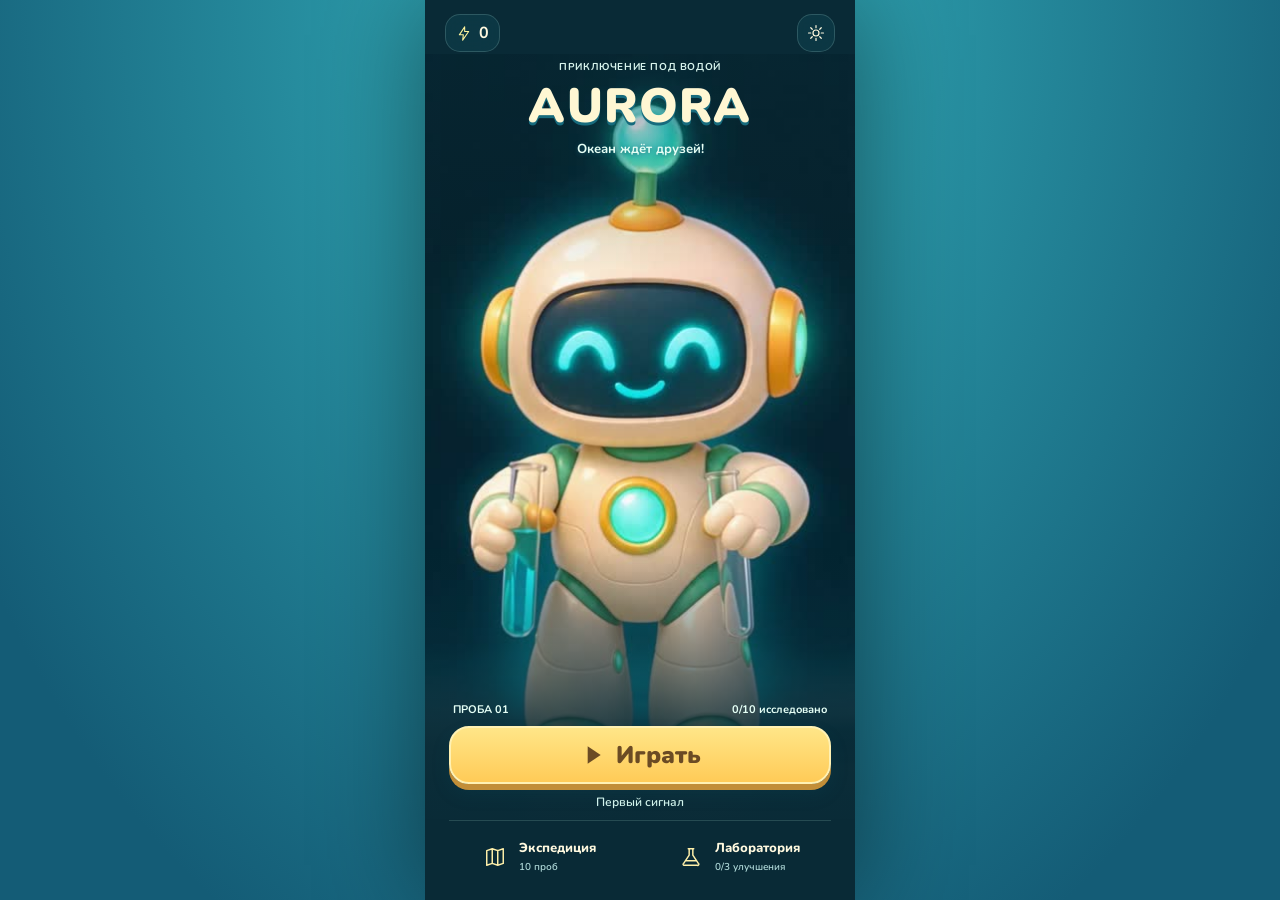
<file: index.html>
<!doctype html><html lang="ru"><head><meta charset="utf-8"><meta name="viewport" content="width=device-width,initial-scale=1,viewport-fit=cover"><meta name="theme-color" content="#247e94"><title>Аврора — Возвращение света</title><link rel="stylesheet" href="style.css"><link rel="stylesheet" href="mobile.css?v=1"><link rel="stylesheet" href="menu.css?v=2"><link rel="stylesheet" href="game-v3.css?v=5"><link rel="stylesheet" href="glass-study.css?v=1"><link rel="stylesheet" href="reference-style.css?v=1"><link rel="stylesheet" href="playful.css?v=1"><link rel="stylesheet" href="phone.css?v=1"><link rel="stylesheet" href="menu-motion.css?v=1"></head><body><div id="ocean-bg"></div><main id="app"></main><div id="toast" role="status" aria-live="polite"></div><script type="module" src="app.mjs?v=30"></script></body></html>
</file>
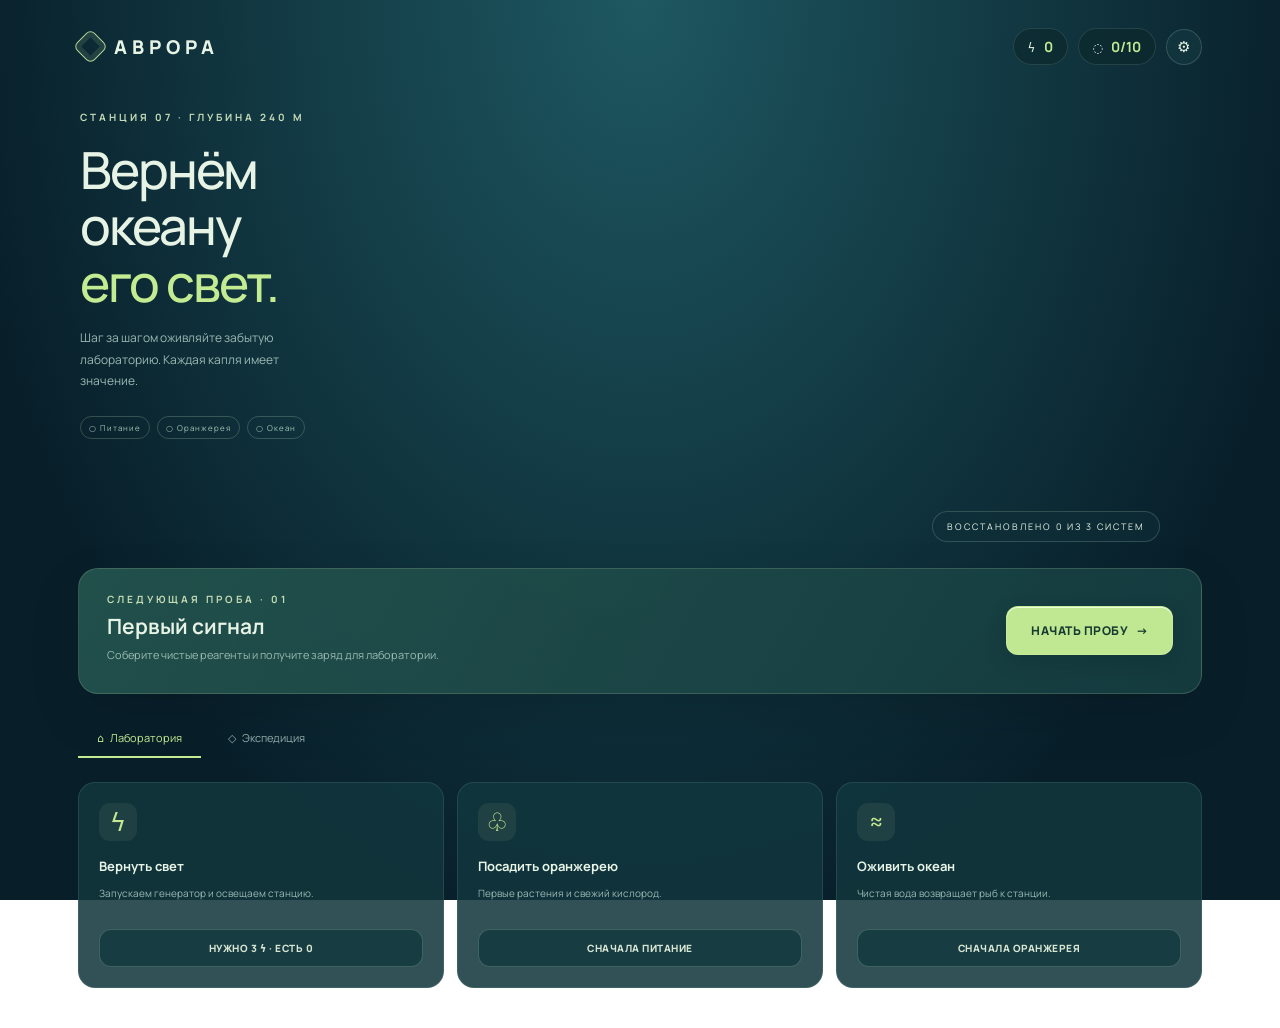
<file: spline-game.html>
<!doctype html><html lang="ru"><head><meta charset="utf-8"><meta name="viewport" content="width=device-width,initial-scale=1,viewport-fit=cover"><title>Аврора — Возвращение света</title><style>@import url('https://fonts.googleapis.com/css2?family=Manrope:wght@400;500;600;700;800&display=swap');
:root{--ink:#e6f3e5;--muted:#9bb9b3;--mint:#c3eb91;--gold:#e9ca89;--panel:#123d43}*{box-sizing:border-box}html,body{margin:0;min-height:100%;font-family:Manrope,system-ui,sans-serif;color:var(--ink)}body{background:transparent}button{font:inherit;cursor:pointer;color:inherit;touch-action:manipulation;-webkit-tap-highlight-color:transparent}button:disabled{opacity:.4;cursor:default}button:focus-visible{outline:2px solid #e0ffc1;outline-offset:4px}#ocean-bg{position:fixed;inset:0;background:radial-gradient(ellipse at 50% 0,#1e5861,#081f2a 75%);z-index:-2}body.spline #ocean-bg{display:none}#app{min-height:100svh;position:relative;max-width:1200px;margin:auto}header{display:flex;justify-content:space-between;align-items:center;padding:28px 38px;position:relative;z-index:3}.brand{font-size:19px;letter-spacing:5px;font-weight:800;display:flex;align-items:center;gap:11px}.mark{width:25px;height:25px;border:1px solid #bad899;transform:rotate(45deg);border-radius:6px;display:inline-block;box-shadow:inset 0 0 0 5px #bddc9d22}.resources{display:flex;gap:10px;align-items:center}.pill{padding:8px 14px;border:1px solid #8caca533;border-radius:20px;background:#0a272b99;font-size:12px}.pill b{color:var(--mint);font-size:14px;margin-left:6px}.icon-btn{width:36px;height:36px;background:#153b4499;border:1px solid #b8dbcc33;border-radius:50%;font-size:15px}.eyebrow{font-size:10px;letter-spacing:3px;color:#c4dbb5;font-weight:700;text-transform:uppercase}.hero-copy{position:absolute;top:110px;left:40px;z-index:2;max-width:300px}.hero-copy h1{font-size:clamp(32px,4vw,53px);line-height:1.1;letter-spacing:-2px;font-weight:500;margin:17px 0}.hero-copy h1 em{font-style:normal;color:var(--mint)}.hero-copy p{font-size:12px;line-height:1.8;color:var(--muted);max-width:230px}.lab-stage{height:490px;position:relative;margin-top:-15px;pointer-events:none}.lab-picture{position:absolute;width:760px;height:500px;right:-10px;top:-20px;object-fit:contain;filter:saturate(.55) brightness(.72);transition:filter 1.4s}body.spline .lab-picture{display:none}.powered .lab-picture{filter:saturate(.9) brightness(1)}.lab-tag{position:absolute;bottom:26px;right:80px;border:1px solid #b8e1c333;padding:8px 14px;background:#10303988;border-radius:30px;font-size:9px;letter-spacing:2px}.mission{margin:0 38px 25px;padding:23px 28px;background:linear-gradient(120deg,#24544eeb,#153c40ee);border:1px solid #afc5a038;border-radius:20px;display:flex;align-items:center;gap:24px;box-shadow:0 20px 50px #0002}.mission .copy{flex:1}.mission h2{font-size:21px;font-weight:650;margin:6px 0}.mission p{font-size:11px;color:var(--muted);line-height:1.7;margin:5px 0}.button{border:1px solid #ccefa166;padding:15px 24px;border-radius:12px;font-weight:800;font-size:12px;letter-spacing:.5px;background:#c0e893;color:#183c31;box-shadow:inset 0 1px #e9ffd9,0 7px 20px #071c1e33}.button.secondary{background:#173d43;color:#d8e5d3;border-color:#a8c9bd44;box-shadow:none}.nav{display:flex;gap:8px;padding:0 38px 24px}.nav button{background:none;border:0;padding:11px 19px;color:#8facaa;font-size:11px;border-bottom:2px solid transparent}.nav button.active{color:var(--mint);border-color:var(--mint)}.upgrade-grid{display:grid;grid-template-columns:repeat(3,1fr);gap:13px;padding:0 38px 30px}.upgrade{background:#12373edd;border:1px solid #8eb9ae26;border-radius:17px;padding:20px}.upgrade .symbol{width:38px;height:38px;display:grid;place-items:center;border-radius:11px;background:#c9e7a614;color:#c5e892;font-size:25px;margin-bottom:16px}.upgrade h3{font-size:13px;margin:0 0 7px}.upgrade p{font-size:10px;color:var(--muted);line-height:1.7;min-height:34px}.upgrade button{width:100%;padding:11px;font-size:10px}.upgrade.done{border-color:#b8da7955}.game-wrap{max-width:800px;margin:auto;padding:0 25px 30px}.game-title{text-align:center}.game-title h1{font-size:26px;font-weight:600;letter-spacing:-.5px;margin:10px 0}.game-title p{font-size:11px;color:var(--muted)}.game-meta{display:flex;justify-content:space-between;align-items:center;margin:25px 10px 0;font-size:10px;letter-spacing:1.5px;color:#99b9b1}.dots{display:flex;gap:4px}.dots i{display:block;width:14px;height:4px;border-radius:3px;background:#3e6265}.dots i.filled{background:var(--mint)}.board-shell{position:relative;margin:0 auto;max-width:690px}.board-shell canvas{display:block;width:100%;height:410px;touch-action:manipulation}.bottle-targets{position:absolute;inset:0;pointer-events:none}.bottle-targets button{position:absolute;background:transparent;border:0;border-radius:20px;pointer-events:auto}.bottle-targets button:focus-visible{outline:2px solid #ddf6ad;outline-offset:4px}.game-tip{text-align:center;min-height:38px;font-size:11px;color:#b2cfc5;line-height:1.7}.tools{display:flex;justify-content:center;gap:12px;margin:14px 0 24px}.tool{border:1px solid #91b4ac33;background:#12353caa;border-radius:15px;width:100px;padding:15px 4px;font-size:10px;color:#bbd1c7}.tool b{display:block;font-size:22px;color:#dcdfbb;margin-bottom:8px}.view-game{background:radial-gradient(ellipse at 50% 30%,#1a4448f5,#09222afc 80%);min-height:100svh}.map-screen{max-width:850px;margin:auto;padding:10px 38px 40px}.map-screen h1{font-size:36px;font-weight:550;margin:12px 0}.map-screen p{font-size:12px;color:var(--muted)}.map-grid{display:grid;grid-template-columns:repeat(5,1fr);gap:16px;margin:35px 0}.level-node{height:110px;background:linear-gradient(145deg,#285652,#163c42);border:1px solid #99c4b33b;border-radius:20px;position:relative}.level-node b{display:block;font-size:26px;color:#d6ecbd}.level-node small{display:block;font-size:9px;color:#95b6ab;margin-top:8px}.level-node.current{border-color:#c4e797;box-shadow:0 0 24px #c5e78b18}.level-node.done:after{content:'✓';position:absolute;right:10px;top:7px;color:#d1ec9b}.victory{max-width:600px;text-align:center;margin:35px auto;padding:25px}.victory .seal{width:105px;height:105px;margin:0 auto 28px;border-radius:50%;background:radial-gradient(#d8eca0,#7dac69);color:#294a3b;display:grid;place-items:center;font-size:50px;box-shadow:0 0 70px #c2ed8c20,inset 0 0 0 9px #edf5c633}.victory h1{font-size:40px;font-weight:500;margin:12px 0}.victory p{font-size:12px;color:var(--muted);line-height:1.9}.reward{display:inline-block;border:1px solid #c4e89b44;background:#bce98a11;color:#d4edb8;border-radius:14px;padding:15px 28px;margin:20px 0 28px}.victory .buttons{display:grid;gap:12px;max-width:340px;margin:auto}.settings{position:fixed;inset:0;background:#051d26dd;backdrop-filter:blur(18px);z-index:15;display:grid;place-items:center}.modal{width:min(90vw,380px);padding:30px;background:#163c43;border:1px solid #a8cdb144;border-radius:25px}.modal h2{font-size:24px;font-weight:500}.modal label{display:flex;justify-content:space-between;font-size:13px;padding:18px 0;border-top:1px solid #fff1}.modal input{accent-color:#b4df8b;width:20px;height:20px}.modal .button{width:100%;margin-top:15px}#toast{position:fixed;bottom:28px;left:50%;transform:translateX(-50%);max-width:90vw;width:max-content;padding:13px 22px;border:1px solid #d1e6b244;border-radius:15px;background:#173c40f5;box-shadow:0 15px 40px #0003;font-size:12px;opacity:0;pointer-events:none;transition:opacity .2s;z-index:30}#toast.show{opacity:1}.powered .lab-tag{color:#d5eeb3}.view-lab{padding-bottom:10px}.milestone{color:#d4e7a3;font-size:11px;margin:8px 0}.spline .view-lab{background:linear-gradient(90deg,#08212b99,transparent 70%)}.spline .view-lab .lab-tag{display:none}.spline .hero-copy{pointer-events:none}.spline .lab-stage{height:43vh;min-height:290px}.spline .hero-copy{top:90px}.status-chips{display:flex;gap:7px;flex-wrap:wrap;padding-top:12px}.status-chips span{font-size:8px;letter-spacing:1px;color:#9fc4b2;border:1px solid #a6cead44;border-radius:20px;padding:5px 8px}.status-chips span.on{color:#d4eea3;background:#a8d88320}.upgrade-celebration{animation:celebrate 1.6s ease-out}@keyframes celebrate{0%{box-shadow:inset 0 0 200px #bde99266}100%{box-shadow:inset 0 0 0 transparent}}
@media(max-width:700px){header{padding:22px 20px}.brand{font-size:16px;letter-spacing:4px}.pill{padding:7px 10px;font-size:10px}.pill b{font-size:12px}.hero-copy{position:relative;top:auto!important;left:auto;margin:12px 24px;max-width:none}.hero-copy h1{font-size:35px;letter-spacing:-1.5px;margin:12px 0}.hero-copy p{max-width:300px;font-size:11px}.lab-stage{height:260px;margin-top:-25px}.lab-picture{width:480px;height:320px;right:calc(50% - 240px);top:-35px}.lab-tag{right:20px;bottom:15px;font-size:8px}.mission{margin:0 18px 18px;padding:19px;gap:12px;flex-wrap:wrap}.mission h2{font-size:18px}.mission .button{width:100%}.mission .copy{min-width:200px}.nav{padding:0 18px 16px;gap:0}.nav button{padding:10px 15px}.upgrade-grid{padding:0 18px 20px;grid-template-columns:1fr;gap:10px}.upgrade{padding:16px 18px;display:grid;grid-template-columns:38px 1fr;gap:0 14px}.upgrade .symbol{grid-row:1/4;margin:0}.upgrade h3{margin-bottom:3px}.upgrade p{min-height:0;margin:3px 0 10px}.upgrade button{grid-column:2;text-align:left;width:max-content;min-width:140px}.game-wrap{padding:0 10px 24px}.game-title h1{font-size:22px}.game-title p{font-size:10px;padding:0 20px}.board-shell canvas{height:380px}.map-screen{padding:10px 22px 30px}.map-grid{grid-template-columns:repeat(2,1fr);gap:12px;margin:25px 0}.level-node{height:90px}.victory{margin-top:20px}.victory h1{font-size:32px}.spline .lab-stage{height:31vh;min-height:220px;margin-top:-10px}.spline .hero-copy h1{font-size:30px}.spline .hero-copy p{display:none}.spline .mission{position:relative}.spline .view-lab{background:linear-gradient(#0b273344,transparent 70%)}.status-chips{padding-top:0}.tools{gap:8px}.tool{width:85px;padding:13px 3px}}
@media(prefers-reduced-motion:reduce){*{animation:none!important;transition:none!important}}

.lab-picture{mask-image:radial-gradient(ellipse at center,#000 36%,transparent 72%)}
</style></head><body><div id="ocean-bg"></div><main id="app"></main><div id="toast" role="status" aria-live="polite"></div><script>const AUDIO={"win": "[data-uri]", "pour": "[data-uri]", "select": "[data-uri]", "invalid": "[data-uri]", "music": "[data-uri]"};
const CAPACITY=4;
const copy=b=>b.map(x=>[...x]);
const won=b=>b.every(x=>!x.length||(x.length===4&&x.every(c=>c===x[0])));
function pour(board,from,to){
 if(from===to||!board[from]?.length||!board[to]||board[to].length===4)return null;
 const a=board[from],b=board[to],c=a.at(-1);if(b.length&&b.at(-1)!==c)return null;
 let run=0;for(let i=a.length-1;i>=0&&a[i]===c;i--)run++;
 const n=Math.min(run,4-b.length),next=copy(board);next[from].splice(-n);next[to].push(...Array(n).fill(c));return next;
}
function rng(seed){return()=>{seed=(Math.imul(seed,1664525)+1013904223)>>>0;return seed/4294967296;};}
function level(index){
 const random=rng(795+index*1337),colors=Math.min(6,2+Math.floor(index/4));
 let board=Array.from({length:colors},(_,i)=>Array(4).fill(i));board.push([],[]);let reverse=[];
 for(let step=0;step<45+index*7;step++){
  const options=[];
  board.forEach((a,i)=>{if(!a.length)return;let run=0;for(let k=a.length-1;k>=0&&a[k]===a.at(-1);k--)run++;
   board.forEach((b,j)=>{if(i===j||b.length===4||(b.length&&b.at(-1)===a.at(-1)))return;
    for(let n=1;n<=Math.min(run,4-b.length);n++)if(a.length===n||a[a.length-n-1]===a.at(-1))options.push([i,j,n]);
   });});
  if(!options.length)break;
  const [i,j,n]=options[Math.floor(random()*options.length)];board[j].push(...board[i].splice(-n));reverse.unshift([j,i]);
 }
 return {board,solution:reverse,colors};
}
function solve(start,limit=150000){
 const visited=new Set();let nodes=0;
 function dfs(b,path){if(won(b))return path;if(++nodes>limit)return null;
  const key=b.map(x=>x.join('')).sort().join('|');if(visited.has(key))return null;visited.add(key);
  const moves=[];
  for(let i=0;i<b.length;i++){const a=b[i];if(!a.length||a.length===4&&a.every(x=>x===a[0]))continue;let empty=false;
   for(let j=0;j<b.length;j++){if(i===j)continue;const dest=b[j];if(!dest.length){if(empty||a.every(x=>x===a[0]))continue;empty=true;}
    const next=pour(b,i,j);if(next)moves.push({i,j,next,rank:dest.length?10+dest.length:0});
   }}
  moves.sort((a,b)=>b.rank-a.rank);
  for(const m of moves){const result=dfs(m.next,[...path,[m.i,m.j]]);if(result)return result;if(nodes>limit)return null;}
  return null;
 }
 return dfs(start,[]);
}

const levels=[
 {name:'Первый сигнал',text:'Перелейте одинаковые цвета вместе. Начните с первой колбы.',board:[[0,0,1,1],[1,1,0,0],[],[]]},
 {name:'Чистая частота',text:'Свободная колба поможет распутать слои.',board:[[0,1,0,1],[1,0,1,0],[],[]]},
 ...[4,6,8,10,12,14,16,20].map((seed,i)=>({name:['Аварийное питание','Тихое течение','Кислородный контур','Зелёный импульс','Глубинная проба','Прозрачная вода','Жизнь возвращается','Рассвет Авроры'][i],text:['Станции нужен первый заряд энергии.','Не спешите: смотрите на верхние цвета.','Соберите реагенты для оранжереи.','Каждая чистая колба приближает восстановление.','Больше цветов — больше возможностей.','Очистим воду за иллюминатором.','Океан ждёт вашего последнего шага.','Завершите восстановление станции.'][i],board:level(seed).board}))
];
const upgrades=[{id:'power',name:'Вернуть свет',desc:'Запускаем генератор и освещаем станцию.',cost:3,icon:'ϟ',label:'Питание'},{id:'garden',name:'Посадить оранжерею',desc:'Первые растения и свежий кислород.',cost:3,icon:'♧',label:'Оранжерея'},{id:'ocean',name:'Оживить океан',desc:'Чистая вода возвращает рыб к станции.',cost:4,icon:'≈',label:'Океан'}];
function reward(state,i,moves){const first=!state.done[i];state.done[i]=true;state.best[i]=Math.min(state.best[i]||Infinity,moves);if(first)state.energy++;return first;}
function buy(state,i){const u=upgrades[i];if(state.upgrades.includes(u.id)||state.energy<u.cost||i>0&&!state.upgrades.includes(upgrades[i-1].id))return false;state.energy-=u.cost;state.upgrades.push(u.id);return true;}

const COLORS=['#f090a2','#69cde0','#e9c672','#b294df','#8ecaa7','#ed9d72'];
const mix=(a,b,t)=>a+(b-a)*t,ease=t=>t*t*(3-2*t);
const rotate=(p,x,y,a)=>[x+p[0]*Math.cos(a)-p[1]*Math.sin(a),y+p[0]*Math.sin(a)+p[1]*Math.cos(a)];
const area=p=>Math.abs(p.reduce((s,a,i)=>{const b=p[(i+1)%p.length];return s+a[0]*b[1]-b[0]*a[1];},0)/2);
function below(poly,y){const out=[];for(let i=0;i<poly.length;i++){const a=poly[i],b=poly[(i+1)%poly.length],aa=a[1]>=y,bb=b[1]>=y;if(aa)out.push(a);if(aa!==bb){const t=(y-a[1])/(b[1]-a[1]);out.push([a[0]+t*(b[0]-a[0]),y]);}}return out;}
function surface(poly,f){let lo=Math.min(...poly.map(p=>p[1])),hi=Math.max(...poly.map(p=>p[1]));const target=area(poly)*f;for(let i=0;i<24;i++){const m=(lo+hi)/2;if(area(below(poly,m))>target)lo=m;else hi=m;}return (lo+hi)/2;}
function path(ctx,poly){ctx.beginPath();poly.forEach((p,i)=>i?ctx.lineTo(...p):ctx.moveTo(...p));ctx.closePath();}
class BoardRenderer{
 constructor(canvas,targets,onSelect){this.canvas=canvas;this.ctx=canvas.getContext('2d');this.targets=targets;this.onSelect=onSelect;this.board=[];this.selected=-1;this.hint=[];this.active=true;this.motion=null;this.frame=0;this.ro=new ResizeObserver(()=>this.resize());this.ro.observe(canvas);this.resize();this.loop=this.loop.bind(this);this.frame=requestAnimationFrame(this.loop);}
 destroy(){this.active=false;cancelAnimationFrame(this.frame);this.ro.disconnect();if(this.motion){this.motion.resolve();this.motion=null;}}
 resize(){const rect=this.canvas.getBoundingClientRect(),dpr=Math.min(devicePixelRatio||1,2);this.w=rect.width||400;this.h=rect.height||380;this.canvas.width=this.w*dpr;this.canvas.height=this.h*dpr;this.ctx.setTransform(dpr,0,0,dpr,0,0);this.layout();}
 layout(){const n=this.board.length,cols=n<=4?n:n<=6?3:4,rows=Math.ceil(n/cols);this.bw=Math.min(58,(this.w-38)/(cols*1.7));this.bh=rows>1?Math.min(139,this.h*.34):Math.min(205,this.h*.52);this.slots=this.board.map((_,i)=>{const row=Math.floor(i/cols),rowCount=Math.min(cols,n-row*cols),gap=this.bw*1.65;return {x:this.w/2+(i%cols-(rowCount-1)/2)*gap,y:rows===1?this.h*.55:94+row*(this.bh+50),w:this.bw,h:this.bh};});this.targets.innerHTML=this.slots.map((p,i)=>`<button data-i="${i}" aria-label="Колба ${i+1}" style="left:${p.x-p.w*.65}px;top:${p.y-p.h/2-18}px;width:${p.w*1.3}px;height:${p.h+42}px"></button>`).join('');this.targets.querySelectorAll('button').forEach(b=>b.onclick=()=>this.onSelect(+b.dataset.i));}
 update(board,selected=-1,hint=[]){this.board=board.map(x=>[...x]);this.selected=selected;this.hint=hint;if(this.slots?.length!==board.length)this.layout();this.targets.querySelectorAll('button').forEach((b,i)=>{b.setAttribute('aria-label',`Колба ${i+1}, ${board[i].length} слоя`);b.setAttribute('aria-pressed',String(i===selected));});}
 animatePour(from,to,next,reduced){if(reduced){this.update(next);return Promise.resolve();}return new Promise(resolve=>{this.motion={from,to,next,original:this.board.map(x=>[...x]),n:next[to].length-this.board[to].length,start:performance.now(),duration:1600,resolve};});}
 loop(now){if(!this.active)return;this.draw(now);this.frame=requestAnimationFrame(this.loop);}
 draw(now){const c=this.ctx;c.clearRect(0,0,this.w,this.h);if(!this.slots)return;
 const m=this.motion,t=m?Math.min(1,(now-m.start)/m.duration):0;
 const transfer=m?ease(Math.max(0,Math.min(1,(t-.28)/.43))):0;
 const source=m?this.slots[m.from]:null,dest=m?this.slots[m.to]:null;
 const poses=this.slots.map((p,i)=>({...p,a:0,y:p.y-(i===this.selected?15:0)}));
 if(m){const s=source,d=dest,sign=d.x>=s.x?1:-1,angle=sign*(67+transfer*22)*Math.PI/180;const lx=sign*s.w*.34,ly=-s.h/2+8;
  const target={x:d.x-(lx*Math.cos(angle)-ly*Math.sin(angle)),y:d.y-d.h/2-28-(lx*Math.sin(angle)+ly*Math.cos(angle))};
  const go=t<.28?ease(t/.28):t>.76?1-ease((t-.76)/.24):1;
  poses[m.from]={...s,x:mix(s.x,target.x,go),y:mix(s.y,target.y,go)-Math.sin(go*Math.PI)*22,a:angle*go};
 }
 const drawOne=i=>{let layers=this.board[i].map(color=>({color,amount:1}));if(m&&i===m.from){let remaining=m.n*transfer;for(let j=layers.length-1;j>=0&&remaining>0;j--){let n=Math.min(remaining,layers[j].amount);layers[j].amount-=n;remaining-=n;}}if(m&&i===m.to)layers.push({color:m.original[m.from].at(-1),amount:m.n*transfer});this.bottle(poses[i],layers,i,now);};
 for(let i=0;i<this.board.length;i++)if(!m||i!==m.from)drawOne(i);
 if(m){drawOne(m.from);if(t>.28&&t<.73){const p=poses[m.from],sign=dest.x>=source.x?1:-1,lip=rotate([sign*p.w*.34,-p.h/2+8],p.x,p.y,p.a);const end=[dest.x,dest.y+dest.h*.35-(m.original[m.to].length+m.n*transfer)*dest.h*.205];c.save();c.strokeStyle=COLORS[m.original[m.from].at(-1)];c.lineWidth=5;c.lineCap='round';c.shadowColor=c.strokeStyle;c.shadowBlur=8;c.beginPath();c.moveTo(...lip);c.bezierCurveTo(lip[0]+2,lip[1]+20,end[0],end[1]-20,...end);c.stroke();c.lineWidth=1.2;c.strokeStyle='#ffffff99';c.stroke();c.restore();for(let k=0;k<5;k++){const q=(now/150+k*.2)%1;c.fillStyle=COLORS[m.original[m.from].at(-1)]+'bb';c.beginPath();c.arc(end[0]+Math.sin(k*2.5)*q*12,end[1]-Math.sin(q*Math.PI)*13,1.5*(1-q),0,Math.PI*2);c.fill();}}if(t===1){this.board=m.next.map(x=>[...x]);this.motion=null;m.resolve();}}
 }
 bottle(p,layers,index,now){const c=this.ctx,{x,y,w,h,a}=p;const r=w*.35,top=-h/2+11,bottom=h/2-8;let inner=[[-r,top],[r,top],[r,bottom-r]];for(let i=0;i<=16;i++){const angle=i*Math.PI/16;inner.push([Math.cos(angle)*r,bottom-r+Math.sin(angle)*r]);}inner.push([-r,top]);const poly=inner.map(q=>rotate(q,x,y,a));
 c.save();c.translate(x,this.slots[index].y+h/2+12);c.scale(1,.16);const shadow=c.createRadialGradient(0,0,0,0,0,w*.8);shadow.addColorStop(0,'#00151b88');shadow.addColorStop(1,'#00151b00');c.fillStyle=shadow;c.beginPath();c.arc(0,0,w*.8,0,Math.PI*2);c.fill();c.restore();
 c.save();path(c,poly);c.clip();const base=c.createLinearGradient(x-w/2,0,x+w/2,0);base.addColorStop(0,'#9adbd214');base.addColorStop(.45,'#183d421a');base.addColorStop(1,'#a9e6e126');c.fillStyle=base;c.fillRect(x-h-w,y-h,h*2+w*2,h*3);
 let amount=0;for(const l of layers){if(l.amount<.001)continue;const low=surface(poly,amount/4),high=surface(poly,(amount+l.amount)/4);c.fillStyle=COLORS[l.color];c.fillRect(x-h-w,high,h*2+w*2,low-high+1);const shine=c.createLinearGradient(x-w/2,0,x+w/2,0);shine.addColorStop(0,'#ffffff55');shine.addColorStop(.25,'#ffffff08');shine.addColorStop(.8,'#00000015');shine.addColorStop(1,'#00000044');c.fillStyle=shine;c.fillRect(x-h-w,high,h*2+w*2,low-high+1);c.fillStyle='#ffffff4a';c.fillRect(x-h-w,high,h*2+w*2,1.4);amount+=l.amount;}c.restore();
 c.save();c.translate(x,y);c.rotate(a);if(index===this.selected||this.hint.includes(index)){c.shadowColor=this.hint.includes(index)?'#e7ce80':'#c0ebba';c.shadowBlur=15;}c.strokeStyle='#b7d9d4aa';c.lineWidth=2.2;c.beginPath();c.moveTo(-w*.43,-h/2+3);c.lineTo(-w*.43,h/2-w*.43);c.quadraticCurveTo(-w*.43,h/2,0,h/2);c.quadraticCurveTo(w*.43,h/2,w*.43,h/2-w*.43);c.lineTo(w*.43,-h/2+3);c.stroke();c.shadowBlur=0;c.strokeStyle='#d9f6ebbb';c.lineWidth=3;c.beginPath();c.ellipse(0,-h/2+5,w*.47,4,0,0,Math.PI*2);c.stroke();c.strokeStyle='#e4fff055';c.lineWidth=2;c.beginPath();c.moveTo(-w*.29,-h/2+17);c.lineTo(-w*.29,h*.29);c.stroke();for(let j=0;j<3;j++){c.strokeStyle='#d6e8df44';c.lineWidth=1;c.beginPath();c.moveTo(w*.23,h*.25-j*h*.2);c.lineTo(w*.34,h*.25-j*h*.2);c.stroke();}c.restore();
 c.fillStyle='#98b8b0';c.font='9px Manrope, sans-serif';c.textAlign='center';c.fillText(String(index+1).padStart(2,'0'),this.slots[index].x,this.slots[index].y+h/2+32);
 if(!this.motion&&layers.length===4&&layers.every(l=>l.color===layers[0].color)){c.fillStyle='#c9e6a5';c.font='15px sans-serif';c.fillText('✓',x,y-h/2-14);}
 }
}

const app=document.querySelector('#app');
const KEY='aurora-prototype-v2';
const moveWord=n=>n%10===1&&n%100!==11?'ход':n%10>=2&&n%10<=4&&(n%100<12||n%100>14)?'хода':'ходов';
let state={done:Array(10).fill(false),best:Array(10).fill(0),energy:0,upgrades:[],sound:true,music:false,reduced:matchMedia('(prefers-reduced-motion:reduce)').matches};
function validate(s){return s&&Array.isArray(s.done)&&s.done.length===10&&Array.isArray(s.best)&&s.best.length===10&&Number.isFinite(s.energy)&&s.energy>=0&&Array.isArray(s.upgrades)&&s.upgrades.every(x=>upgrades.some(u=>u.id===x));}
try{const x=JSON.parse(localStorage.getItem(KEY));if(validate(x))state={...state,...x};}catch{}
let scene='lab',board=[],history=[],selected=-1,index=0,moves=0,busy=false,renderer=null,lastReward=false,extra=false,hint=[],generation=0,modal=false,tab='upgrades';
const isSpline=!!window.spline;document.body.classList.toggle('spline',isSpline);
let bridgeReady=false,objectIds={},baseObjects={},nativeReady=false;
const music=new Audio(AUDIO.music);music.loop=true;music.volume=.14;
function save(){try{localStorage.setItem(KEY,JSON.stringify(state));}catch{}if(window.top!==window)window.top.postMessage({type:'aurora-save',state},'*');}
window.addEventListener('message',e=>{if(e.source!==window.top||e.data?.type!=='aurora-state'||!validate(e.data.state)||nativeReady)return;state={...state,...e.data.state};nativeReady=true;render();syncLab();});
if(window.top!==window)window.top.postMessage({type:'aurora-load'},'*');
function sound(name){if(!state.sound)return;const a=new Audio(AUDIO[name]);a.volume=name==='pour'?.28:.4;a.play().catch(()=>{});}
function playMusic(){if(state.music)music.play().catch(()=>{});else music.pause();}
function toast(s){const t=document.querySelector('#toast');t.textContent=s;t.classList.add('show');clearTimeout(toast.timer);toast.timer=setTimeout(()=>t.classList.remove('show'),3300);}
const completed=()=>state.done.filter(Boolean).length;
const nextLevel=()=>{const i=state.done.findIndex(x=>!x);return i<0?9:i;};
const unlocked=i=>i===0||state.done[i-1];
const eligible=i=>!state.upgrades.includes(upgrades[i].id)&&state.energy>=upgrades[i].cost&&(i===0||state.upgrades.includes(upgrades[i-1].id));
function header(back=false){return `<header>${back?'<button class="icon-btn" data-action="lab" aria-label="Лаборатория">‹</button>':'<div class="brand"><i class="mark"></i>АВРОРА</div>'}<div class="resources"><div class="pill">ϟ <b>${state.energy}</b></div><div class="pill">◌ <b>${completed()}/10</b></div><button class="icon-btn" data-action="settings" aria-label="Настройки">⚙</button></div></header>`;}
function lab(){const done=completed(),next=nextLevel();return `<div class="view-lab ${state.upgrades.includes('power')?'powered':''}">${header()}<div class="hero-copy"><div class="eyebrow">Станция 07 · Глубина 240 м</div><h1>Вернём океану<br><em>его свет.</em></h1><p>Шаг за шагом оживляйте забытую лабораторию. Каждая капля имеет значение.</p><div class="status-chips">${upgrades.map(u=>`<span class="${state.upgrades.includes(u.id)?'on':''}">${state.upgrades.includes(u.id)?'●':'○'} ${u.label}</span>`).join('')}</div></div><div class="lab-stage" data-spline-passthrough><img class="lab-picture" src="[data-uri]" alt="Подводная лаборатория Аврора"><div class="lab-tag">${state.upgrades.length===3?'СТАНЦИЯ ВОССТАНОВЛЕНА':'ВОССТАНОВЛЕНО '+state.upgrades.length+' ИЗ 3 СИСТЕМ'}</div></div><section class="mission"><div class="copy"><div class="eyebrow">${done===10?'Экспедиция завершена':'Следующая проба · '+String(next+1).padStart(2,'0')}</div><h2>${done===10?'Океан снова живой':levels[next].name}</h2><p>${done===10?'Все 10 проб собраны. Завершите улучшения станции или переиграйте любимые уровни.':'Соберите чистые реагенты и получите заряд для лаборатории.'}</p></div><button class="button" data-action="${done===10?'map':'play'}">${done===10?'ВЫБРАТЬ УРОВЕНЬ':'НАЧАТЬ ПРОБУ &nbsp; →'}</button></section><nav class="nav"><button class="active" data-action="lab">⌂ &nbsp; Лаборатория</button><button data-action="map">◇ &nbsp; Экспедиция</button></nav><div class="upgrade-grid">${upgrades.map((u,i)=>{const done=state.upgrades.includes(u.id);return `<article class="upgrade ${done?'done':''}"><div class="symbol">${u.icon}</div><h3>${u.name}</h3><p>${u.desc}</p><button class="button ${eligible(i)?'':'secondary'}" data-upgrade="${i}" ${done?'disabled':''}>${done?'✓ ГОТОВО':eligible(i)?'ВОССТАНОВИТЬ · '+u.cost+' ϟ':(i>0&&!state.upgrades.includes(upgrades[i-1].id)?'СНАЧАЛА '+upgrades[i-1].label.toUpperCase():`НУЖНО ${u.cost} ϟ · ЕСТЬ ${state.energy}`)}</button></article>`;}).join('')}</div></div>`;}
function render(){renderer?.destroy();renderer=null;generation++;selected=-1;hint=[];
 if(scene==='lab')app.innerHTML=lab();
 if(scene==='game'){app.innerHTML=`<div class="view-game">${header(true)}<section class="game-wrap"><div class="game-title"><div class="eyebrow">Проба ${String(index+1).padStart(2,'0')} / 10</div><h1>${levels[index].name}</h1><p>${levels[index].text}</p></div><div class="game-meta"><span id="moves">ХОДОВ: ${moves}</span><div class="dots">${levels.map((_,i)=>`<i class="${i<=index?'filled':''}"></i>`).join('')}</div><span>+1 ϟ</span></div><div class="board-shell"><canvas id="board" aria-hidden="true"></canvas><div class="bottle-targets"></div></div><div class="game-tip" id="tip">Выберите колбу, затем — куда перелить</div><div class="tools"><button class="tool" data-action="undo" ${!history.length?'disabled':''}><b>↶</b>Отменить</button><button class="tool" data-action="hint"><b>✧</b>Подсказка</button><button class="tool" data-action="extra" ${extra?'disabled':''}><b>＋</b>Колба</button><button class="tool" data-action="restart"><b>↻</b>Заново</button></div><p class="game-tip">Соберите четыре слоя одного цвета в каждой колбе.</p></section></div>`;renderer=new BoardRenderer(document.querySelector('#board'),document.querySelector('.bottle-targets'),choose);renderer.update(board);}
 if(scene==='map')app.innerHTML=`<div class="view-game">${header(true)}<section class="map-screen"><div class="eyebrow">Первая экспедиция</div><h1>Путь к рассвету</h1><p>Десять проб. Три системы. Один океан, который ждёт.</p><div class="map-grid">${levels.map((l,i)=>`<button class="level-node ${state.done[i]?'done':''} ${i===nextLevel()?'current':''}" data-level="${i}" ${unlocked(i)?'':'disabled'}><b>${unlocked(i)?String(i+1).padStart(2,'0'):'⌑'}</b><small>${l.name}</small></button>`).join('')}</div><button class="button secondary" data-action="lab">В ЛАБОРАТОРИЮ</button></section></div>`;
 if(scene==='win'){const ready=upgrades.findIndex((_,i)=>eligible(i));app.innerHTML=`<div class="view-game">${header()}<section class="victory"><div class="seal">✧</div><div class="eyebrow">Проба ${index+1} очищена</div><h1>${index===9?'Аврора просыпается':'Ещё немного света'}</h1><p>Реагенты готовы. ${moves} ${moveWord(moves)} — и океан стал на шаг ближе.</p><div class="reward">${lastReward?'ϟ +1 заряд для лаборатории':'✓ Проба уже исследована'}</div>${ready>=0?`<p class="milestone">Доступно улучшение: ${upgrades[ready].name}</p>`:''}<div class="buttons"><button class="button" data-action="${ready>=0||index===9?'lab':'next'}">${ready>=0?'УЛУЧШИТЬ ЛАБОРАТОРИЮ':index===9?'ВЕРНУТЬСЯ НА СТАНЦИЮ':'СЛЕДУЮЩАЯ ПРОБА →'}</button><button class="button secondary" data-action="${ready>=0?'next':'lab'}">${ready>=0&&index<9?'Продолжить экспедицию':'В лабораторию'}</button></div></section></div>`;}
 if(modal)app.insertAdjacentHTML('beforeend',`<div class="settings"><section class="modal" role="dialog" aria-modal="true" aria-label="Настройки"><div class="eyebrow">Комфортное погружение</div><h2>Настройки</h2><label>Звуки<input type="checkbox" data-setting="sound" ${state.sound?'checked':''}></label><label>Музыка<input type="checkbox" data-setting="music" ${state.music?'checked':''}></label><label>Меньше анимации<input type="checkbox" data-setting="reduced" ${state.reduced?'checked':''}></label><button class="button" data-action="close">ПРОДОЛЖИТЬ</button></section></div>`);
 document.querySelectorAll('[data-action="hint"],[data-action="restart"],[data-action="extra"]').forEach(b=>{if(busy)b.disabled=true;});
 syncLab();
}
function refreshBoard(){renderer?.update(board,selected,hint);const m=document.querySelector('#moves');if(m)m.textContent=`ХОДОВ: ${moves}`;const tip=document.querySelector('#tip');if(tip)tip.textContent=hint.length?`Перелейте из колбы ${hint[0]+1} в колбу ${hint[1]+1}`:selected>=0?'Выберите пустую колбу или такой же верхний цвет':'Выберите колбу, затем — куда перелить';const undo=document.querySelector('[data-action="undo"]');if(undo)undo.disabled=!history.length||busy;}
function start(i){if(!unlocked(i)||busy)return;index=i;board=copy(levels[i].board);history=[];moves=0;selected=-1;hint=[];extra=false;scene='game';modal=false;render();playMusic();}
async function choose(i){if(busy||modal)return;hint=[];if(selected<0){if(board[i].length){selected=i;sound('select');}refreshBoard();return;}if(selected===i){selected=-1;refreshBoard();return;}const from=selected,next=pour(board,from,i);if(!next){sound('invalid');toast('Переливайте на такой же цвет или в пустую колбу');selected=board[i].length?i:-1;refreshBoard();return;}
 history.push({board:copy(board),moves,extra});busy=true;selected=-1;const token=generation;refreshBoard();document.querySelectorAll('button').forEach(b=>b.disabled=true);sound('pour');await renderer.animatePour(from,i,next,state.reduced);if(generation!==token){busy=false;return;}board=next;moves++;busy=false;hint=[];
 if(won(board)){lastReward=reward(state,index,moves);save();sound('win');scene='win';render();}else{document.querySelectorAll('button').forEach(b=>b.disabled=false);document.querySelector('[data-action="extra"]').disabled=extra;refreshBoard();}
}
async function requestHint(){if(busy)return;busy=true;toast('Ищу чистый путь…');const token=generation;await new Promise(r=>setTimeout(r,25));const path=solve(board,60000);busy=false;if(token!==generation)return;if(path?.length){hint=path[0];selected=-1;refreshBoard();}else toast('Попробуйте отменить ход или добавить колбу');}
app.addEventListener('click',e=>{const b=e.target.closest('button');if(!b||b.disabled||busy)return;playMusic();if(b.dataset.level!==undefined){start(+b.dataset.level);return;}if(b.dataset.upgrade!==undefined){const i=+b.dataset.upgrade;if(buy(state,i)){save();sound('win');render();app.classList.add('upgrade-celebration');setTimeout(()=>app.classList.remove('upgrade-celebration'),1700);toast(upgrades[i].name+' — готово!');}else toast('Соберите заряды за новые пробы');return;}
 const a=b.dataset.action;if(a==='play')start(nextLevel());if(a==='next'){if(index<9)start(index+1);else{scene='lab';render();}}
 if(a==='lab'||a==='map'){scene=a;modal=false;render();}
 if(a==='restart')start(index);
 if(a==='settings'){modal=true;render();}if(a==='close'){modal=false;render();}
 if(a==='undo'&&history.length){const p=history.pop();board=p.board;moves=p.moves;extra=p.extra;selected=-1;hint=[];render();}
 if(a==='extra'&&!extra){history.push({board:copy(board),moves,extra});extra=true;board.push([]);selected=-1;hint=[];render();}
 if(a==='hint')requestHint();
});
app.addEventListener('change',e=>{const key=e.target.dataset.setting;if(key){state[key]=e.target.checked;save();playMusic();}});
window.addEventListener('blur',()=>music.pause());document.addEventListener('visibilitychange',()=>{if(document.hidden)music.pause();});
async function initSpline(){if(!isSpline)return;try{await spline.ready;const objs=await spline.getAllObjects();for(const o of objs){objectIds[o.name]=o.id;baseObjects[o.name]=o;}bridgeReady=true;syncLab();}catch(e){console.warn('Aurora scene bridge:',e);}}
function update(name,props){if(bridgeReady&&objectIds[name])spline.updateObject(objectIds[name],props).catch(()=>{});}
function syncLab(){if(!bridgeReady)return;const power=state.upgrades.includes('power');update('Upgrade Lights',{visible:power});update('Upgrade Garden',{visible:state.upgrades.includes('garden')});update('Upgrade Ocean',{visible:state.upgrades.includes('ocean')});update('Monitor Screen',{material:{color:power?'#5aa68b':'#234950'}});update('Power Status',{material:{color:power?'#ccec8e':'#c08c66'}});update('Ocean Window',{material:{color:state.upgrades.includes('ocean')?'#27667a':'#173e4c'}});
 // Fit the room to the central, unobstructed part of the viewport.
 const mobile=innerWidth<700,ratio=innerWidth/innerHeight,dist=mobile?Math.max(980,850/ratio):1050;
 const yaw=28*Math.PI/180,pitch=24*Math.PI/180;
 update('Aurora Camera',{position:{x:Math.sin(yaw)*Math.cos(pitch)*dist,y:100+Math.sin(pitch)*dist,z:Math.cos(yaw)*Math.cos(pitch)*dist}});
}
window.addEventListener('resize',syncLab);
render();initSpline();
</script></body></html>
</file>
<file: style.css>
:root{--ink:#e6f3e5;--muted:#9bb9b3;--mint:#c3eb91;--gold:#e9ca89;--panel:#123d43}*{box-sizing:border-box}html,body{margin:0;min-height:100%;font-family:Manrope,system-ui,sans-serif;color:var(--ink)}body{background:transparent}button{font:inherit;cursor:pointer;color:inherit;touch-action:manipulation;-webkit-tap-highlight-color:transparent}button:disabled{opacity:.4;cursor:default}button:focus-visible{outline:2px solid #e0ffc1;outline-offset:4px}#ocean-bg{position:fixed;inset:0;background:radial-gradient(ellipse at 50% 0,#1e5861,#081f2a 75%);z-index:-2}body.spline #ocean-bg{display:none}#app{min-height:100svh;position:relative;max-width:1200px;margin:auto}header{display:flex;justify-content:space-between;align-items:center;padding:28px 38px;position:relative;z-index:3}.brand{font-size:19px;letter-spacing:5px;font-weight:800;display:flex;align-items:center;gap:11px}.mark{width:25px;height:25px;border:1px solid #bad899;transform:rotate(45deg);border-radius:6px;display:inline-block;box-shadow:inset 0 0 0 5px #bddc9d22}.resources{display:flex;gap:10px;align-items:center}.pill{padding:8px 14px;border:1px solid #8caca533;border-radius:20px;background:#0a272b99;font-size:12px}.pill b{color:var(--mint);font-size:14px;margin-left:6px}.icon-btn{width:36px;height:36px;background:#153b4499;border:1px solid #b8dbcc33;border-radius:50%;font-size:15px}.eyebrow{font-size:10px;letter-spacing:3px;color:#c4dbb5;font-weight:700;text-transform:uppercase}.hero-copy{position:absolute;top:110px;left:40px;z-index:2;max-width:300px}.hero-copy h1{font-size:clamp(32px,4vw,53px);line-height:1.1;letter-spacing:-2px;font-weight:500;margin:17px 0}.hero-copy h1 em{font-style:normal;color:var(--mint)}.hero-copy p{font-size:12px;line-height:1.8;color:var(--muted);max-width:230px}.lab-stage{height:490px;position:relative;margin-top:-15px;pointer-events:none}.lab-picture{position:absolute;width:760px;height:500px;right:-10px;top:-20px;object-fit:contain;filter:saturate(.55) brightness(.72);transition:filter 1.4s}body.spline .lab-picture{display:none}.powered .lab-picture{filter:saturate(.9) brightness(1)}.lab-tag{position:absolute;bottom:26px;right:80px;border:1px solid #b8e1c333;padding:8px 14px;background:#10303988;border-radius:30px;font-size:9px;letter-spacing:2px}.mission{margin:0 38px 25px;padding:23px 28px;background:linear-gradient(120deg,#24544eeb,#153c40ee);border:1px solid #afc5a038;border-radius:20px;display:flex;align-items:center;gap:24px;box-shadow:0 20px 50px #0002}.mission .copy{flex:1}.mission h2{font-size:21px;font-weight:650;margin:6px 0}.mission p{font-size:11px;color:var(--muted);line-height:1.7;margin:5px 0}.button{border:1px solid #ccefa166;padding:15px 24px;border-radius:12px;font-weight:800;font-size:12px;letter-spacing:.5px;background:#c0e893;color:#183c31;box-shadow:inset 0 1px #e9ffd9,0 7px 20px #071c1e33}.button.secondary{background:#173d43;color:#d8e5d3;border-color:#a8c9bd44;box-shadow:none}.nav{display:flex;gap:8px;padding:0 38px 24px}.nav button{background:none;border:0;padding:11px 19px;color:#8facaa;font-size:11px;border-bottom:2px solid transparent}.nav button.active{color:var(--mint);border-color:var(--mint)}.upgrade-grid{display:grid;grid-template-columns:repeat(3,1fr);gap:13px;padding:0 38px 30px}.upgrade{background:#12373edd;border:1px solid #8eb9ae26;border-radius:17px;padding:20px}.upgrade .symbol{width:38px;height:38px;display:grid;place-items:center;border-radius:11px;background:#c9e7a614;color:#c5e892;font-size:25px;margin-bottom:16px}.upgrade h3{font-size:13px;margin:0 0 7px}.upgrade p{font-size:10px;color:var(--muted);line-height:1.7;min-height:34px}.upgrade button{width:100%;padding:11px;font-size:10px}.upgrade.done{border-color:#b8da7955}.game-wrap{max-width:800px;margin:auto;padding:0 25px 30px}.game-title{text-align:center}.game-title h1{font-size:26px;font-weight:600;letter-spacing:-.5px;margin:10px 0}.game-title p{font-size:11px;color:var(--muted)}.game-meta{display:flex;justify-content:space-between;align-items:center;margin:25px 10px 0;font-size:10px;letter-spacing:1.5px;color:#99b9b1}.dots{display:flex;gap:4px}.dots i{display:block;width:14px;height:4px;border-radius:3px;background:#3e6265}.dots i.filled{background:var(--mint)}.board-shell{position:relative;margin:0 auto;max-width:690px}.board-shell canvas{display:block;width:100%;height:410px;touch-action:manipulation}.bottle-targets{position:absolute;inset:0;pointer-events:none}.bottle-targets button{position:absolute;background:transparent;border:0;border-radius:20px;pointer-events:auto}.bottle-targets button:focus-visible{outline:2px solid #ddf6ad;outline-offset:4px}.game-tip{text-align:center;min-height:38px;font-size:11px;color:#b2cfc5;line-height:1.7}.tools{display:flex;justify-content:center;gap:12px;margin:14px 0 24px}.tool{border:1px solid #91b4ac33;background:#12353caa;border-radius:15px;width:100px;padding:15px 4px;font-size:10px;color:#bbd1c7}.tool b{display:block;font-size:22px;color:#dcdfbb;margin-bottom:8px}.view-game{background:radial-gradient(ellipse at 50% 30%,#1a4448f5,#09222afc 80%);min-height:100svh}.map-screen{max-width:850px;margin:auto;padding:10px 38px 40px}.map-screen h1{font-size:36px;font-weight:550;margin:12px 0}.map-screen p{font-size:12px;color:var(--muted)}.map-grid{display:grid;grid-template-columns:repeat(5,1fr);gap:16px;margin:35px 0}.level-node{height:110px;background:linear-gradient(145deg,#285652,#163c42);border:1px solid #99c4b33b;border-radius:20px;position:relative}.level-node b{display:block;font-size:26px;color:#d6ecbd}.level-node small{display:block;font-size:9px;color:#95b6ab;margin-top:8px}.level-node.current{border-color:#c4e797;box-shadow:0 0 24px #c5e78b18}.level-node.done:after{content:'✓';position:absolute;right:10px;top:7px;color:#d1ec9b}.victory{max-width:600px;text-align:center;margin:35px auto;padding:25px}.victory .seal{width:105px;height:105px;margin:0 auto 28px;border-radius:50%;background:radial-gradient(#d8eca0,#7dac69);color:#294a3b;display:grid;place-items:center;font-size:50px;box-shadow:0 0 70px #c2ed8c20,inset 0 0 0 9px #edf5c633}.victory h1{font-size:40px;font-weight:500;margin:12px 0}.victory p{font-size:12px;color:var(--muted);line-height:1.9}.reward{display:inline-block;border:1px solid #c4e89b44;background:#bce98a11;color:#d4edb8;border-radius:14px;padding:15px 28px;margin:20px 0 28px}.victory .buttons{display:grid;gap:12px;max-width:340px;margin:auto}.settings{position:fixed;inset:0;background:#051d26dd;backdrop-filter:blur(18px);z-index:15;display:grid;place-items:center}.modal{width:min(90vw,380px);padding:30px;background:#163c43;border:1px solid #a8cdb144;border-radius:25px}.modal h2{font-size:24px;font-weight:500}.modal label{display:flex;justify-content:space-between;font-size:13px;padding:18px 0;border-top:1px solid #fff1}.modal input{accent-color:#b4df8b;width:20px;height:20px}.modal .button{width:100%;margin-top:15px}#toast{position:fixed;bottom:28px;left:50%;transform:translateX(-50%);max-width:90vw;width:max-content;padding:13px 22px;border:1px solid #d1e6b244;border-radius:15px;background:#173c40f5;box-shadow:0 15px 40px #0003;font-size:12px;opacity:0;pointer-events:none;transition:opacity .2s;z-index:30}#toast.show{opacity:1}.powered .lab-tag{color:#d5eeb3}.view-lab{padding-bottom:10px}.milestone{color:#d4e7a3;font-size:11px;margin:8px 0}.spline .view-lab{background:linear-gradient(90deg,#08212b99,transparent 70%)}.spline .view-lab .lab-tag{display:none}.spline .hero-copy{pointer-events:none}.spline .lab-stage{height:43vh;min-height:290px}.spline .hero-copy{top:90px}.status-chips{display:flex;gap:7px;flex-wrap:wrap;padding-top:12px}.status-chips span{font-size:8px;letter-spacing:1px;color:#9fc4b2;border:1px solid #a6cead44;border-radius:20px;padding:5px 8px}.status-chips span.on{color:#d4eea3;background:#a8d88320}.upgrade-celebration{animation:celebrate 1.6s ease-out}@keyframes celebrate{0%{box-shadow:inset 0 0 200px #bde99266}100%{box-shadow:inset 0 0 0 transparent}}
@media(max-width:700px){header{padding:22px 20px}.brand{font-size:16px;letter-spacing:4px}.pill{padding:7px 10px;font-size:10px}.pill b{font-size:12px}.hero-copy{position:relative;top:auto!important;left:auto;margin:12px 24px;max-width:none}.hero-copy h1{font-size:35px;letter-spacing:-1.5px;margin:12px 0}.hero-copy p{max-width:300px;font-size:11px}.lab-stage{height:260px;margin-top:-25px}.lab-picture{width:480px;height:320px;right:calc(50% - 240px);top:-35px}.lab-tag{right:20px;bottom:15px;font-size:8px}.mission{margin:0 18px 18px;padding:19px;gap:12px;flex-wrap:wrap}.mission h2{font-size:18px}.mission .button{width:100%}.mission .copy{min-width:200px}.nav{padding:0 18px 16px;gap:0}.nav button{padding:10px 15px}.upgrade-grid{padding:0 18px 20px;grid-template-columns:1fr;gap:10px}.upgrade{padding:16px 18px;display:grid;grid-template-columns:38px 1fr;gap:0 14px}.upgrade .symbol{grid-row:1/4;margin:0}.upgrade h3{margin-bottom:3px}.upgrade p{min-height:0;margin:3px 0 10px}.upgrade button{grid-column:2;text-align:left;width:max-content;min-width:140px}.game-wrap{padding:0 10px 24px}.game-title h1{font-size:22px}.game-title p{font-size:10px;padding:0 20px}.board-shell canvas{height:380px}.map-screen{padding:10px 22px 30px}.map-grid{grid-template-columns:repeat(2,1fr);gap:12px;margin:25px 0}.level-node{height:90px}.victory{margin-top:20px}.victory h1{font-size:32px}.spline .lab-stage{height:31vh;min-height:220px;margin-top:-10px}.spline .hero-copy h1{font-size:30px}.spline .hero-copy p{display:none}.spline .mission{position:relative}.spline .view-lab{background:linear-gradient(#0b273344,transparent 70%)}.status-chips{padding-top:0}.tools{gap:8px}.tool{width:85px;padding:13px 3px}}
@media(prefers-reduced-motion:reduce){*{animation:none!important;transition:none!important}}

.lab-picture{mask-image:radial-gradient(ellipse at center,#000 36%,transparent 72%)}
/* Aurora second visual pass: shared local laboratory and instrument bench. */
@font-face{font-family:Aurora;src:url('assets/manrope-semibold.ttf')}@font-face{font-family:Aurora;src:url('assets/manrope-extrabold.ttf');font-weight:800}
html,body{font-family:Aurora,system-ui,sans-serif}#app{max-width:1040px}.brand{font-family:Aurora;font-size:17px;letter-spacing:5px}.brand small{display:block;font-size:7px;letter-spacing:2px;color:#87b9b7;margin-top:5px;font-weight:600}.mark{border-radius:7px;background:linear-gradient(135deg,#d3eda422,#aee3d611);box-shadow:inset 0 0 0 5px #d0efb111,0 0 18px #afdda815}.resources{gap:8px}.pill{background:linear-gradient(#173a43,#102d35);border-color:#86bcb92b;box-shadow:inset 0 1px #b5e1d014}.hero-copy{left:35px;top:109px;max-width:295px}.hero-copy h1{font-size:43px;line-height:1.15;letter-spacing:-1.7px}.hero-copy p{color:#93b7b5;font-size:12px}.lab-stage{height:430px;margin-top:-20px;position:relative;pointer-events:auto}.lab-stage canvas{position:absolute;right:-15px;top:0;width:72%!important;height:100%!important;touch-action:pan-y;outline:none;cursor:grab}.lab-stage.live .lab-picture{display:none}.lab-stage:after{content:'';position:absolute;right:25%;bottom:45px;width:25%;height:15px;background:#02171d;filter:blur(20px);border-radius:50%;z-index:-1}.lab-tag{right:38px;bottom:12px;font-size:8px;letter-spacing:1.4px;border-color:#99c8ba25;backdrop-filter:blur(10px);background:#11333b99}.mission{margin:0 28px 20px;border-radius:20px;background:linear-gradient(110deg,#28554e,#173c42);border:1px solid #9bc8af40;box-shadow:inset 0 1px #bddfb51f,0 16px 35px #02171e35}.mission h2{font-size:22px}.mission .button{min-width:200px}.button{border-radius:13px;background:linear-gradient(#d5f0a3,#b8dc83);box-shadow:inset 0 1px #f1ffd5,0 4px 0 #638e55,0 9px 20px #031e2455;transition:transform .15s,filter .15s}.button:active{transform:translateY(3px);box-shadow:inset 0 1px #f1ffd5,0 1px 0 #638e55}.button:hover:not(:disabled){filter:brightness(1.06)}.button.secondary{box-shadow:inset 0 1px #ccead515,0 3px 0 #0c252d;background:linear-gradient(#24484c,#18383d)}.nav{padding:0 28px 20px}.upgrade-grid{padding:0 28px 35px;gap:12px}.upgrade{background:linear-gradient(145deg,#1c4147,#14333b);border-color:#8fbab72b;box-shadow:inset 0 1px #e4f7c909}.upgrade .symbol{background:radial-gradient(at 20% 20%,#c2e6b02b,#bad7a60c);box-shadow:inset 0 1px #c4e8a92a;border:1px solid #a5caad22}.upgrade h3{font-size:13px}.upgrade p{font-size:11px;line-height:1.8}.upgrade button{font-size:10px;letter-spacing:.2px}.view-game{background:radial-gradient(ellipse at 50% 0,#27565b,#0c2933 78%);min-height:100svh}.view-game header{padding-bottom:20px}.game-wrap{max-width:740px}.game-title .eyebrow{color:#aecab1;font-size:9px;letter-spacing:3px}.game-title h1{font-size:30px;margin:13px 0 8px;letter-spacing:-1px;color:#eef4de}.game-title p{font-size:11px;line-height:1.8;max-width:400px;margin:0 auto}.game-meta{padding:12px 17px;margin:26px 2px 0;border:1px solid #83bab321;border-radius:12px;background:#0d283355;font-size:9px}.reward-chip{color:#cdeba1;letter-spacing:0;padding:3px 0}.board-shell{margin-top:15px;border:1px solid #80b6b327;border-radius:24px;background:radial-gradient(ellipse at 50% 20%,#2d5d5e80,transparent 70%),linear-gradient(#95c6bc08 1px,transparent 1px),linear-gradient(90deg,#95c6bc08 1px,transparent 1px),#0f3039; background-size:auto,27px 27px,27px 27px,auto;box-shadow:inset 0 1px #d2ebe61c,inset 0 -20px 55px #061d2866,0 14px 25px #041b2426;overflow:visible}.board-shell:after{content:'';position:absolute;bottom:30px;left:5%;right:5%;height:2px;background:linear-gradient(90deg,transparent,#92d0c538,transparent);pointer-events:none}.bench-light{position:absolute;top:16px;left:30%;right:30%;height:3px;border-radius:10px;background:#b8dad08c;box-shadow:0 3px 20px #a5dfcf33;pointer-events:none}.board-shell canvas{height:365px}.game-tip{font-size:11px;min-height:30px;margin-top:18px;color:#a2c5bc}.tools{gap:13px;margin:14px 0 19px}.tool{background:linear-gradient(#2c5155,#183a43);border:1px solid #83b2ad4a;border-bottom:3px solid #0c2630;box-shadow:inset 0 1px #c5e1d326,0 5px 12px #051d2426;border-radius:15px;width:105px;padding:13px 4px;font-size:10px;transition:transform .15s,color .15s}.tool:hover:not(:disabled){color:#e3f2c8;background:linear-gradient(#356168,#1a4048)}.tool:active{transform:translateY(2px)}.tool b{font-size:24px;line-height:27px;margin-bottom:6px;color:#dddeb2;text-shadow:0 2px #0a202d}.game-wrap>p.game-tip{font-size:9px;color:#709b9c;margin:0}.victory{padding-top:18px}.victory .seal{background:radial-gradient(at 35% 25%,#e6f5bc,#acd37e 65%,#709f65);border:1px solid #d4e8a3;box-shadow:inset 0 0 0 8px #b5d590,0 0 0 1px #6c995a,0 0 0 8px #b5db8d12,0 0 70px #c2ed8c20}.victory .buttons{gap:16px}.map-grid{gap:16px}.level-node{box-shadow:inset 0 1px #d7edd324,0 7px 0 #092630;border-bottom-color:#24494c}.level-node.current{background:radial-gradient(at 30% 20%,#6f9772,#2f635a 70%);border-color:#b7d58d}.level-node.done:after{background:#a9d58a;color:#214239;width:18px;height:18px;line-height:18px;text-align:center;border-radius:50%;right:8px;top:8px}.level-node:disabled{opacity:.55}.map-screen{padding-bottom:55px}
@media(max-width:700px){#app{max-width:500px}header{padding:21px 22px 14px}.brand{font-size:15px;letter-spacing:4px}.brand small{font-size:6px;letter-spacing:1.2px}.resources .pill{font-size:9px;padding:7px 9px}.resources{gap:6px}.icon-btn{width:32px;height:32px}.hero-copy{margin:20px 24px 0;max-width:330px}.hero-copy h1{font-size:34px;margin:12px 0;line-height:1.12}.hero-copy p{font-size:11px;max-width:290px;margin:0 0 14px;line-height:1.8}.lab-stage{height:292px;margin-top:-13px}.lab-stage canvas{width:100%!important;height:100%!important;top:0;right:0}.lab-tag{right:22px;bottom:13px;font-size:7px;padding:7px 10px}.status-chips{gap:6px}.status-chips span{font-size:7px;padding:5px 7px}.mission{margin:0 18px 20px;padding:19px;gap:11px}.mission h2{font-size:19px}.mission p{font-size:10px}.mission .button{width:100%;padding:15px;font-size:11px}.mission .eyebrow{font-size:8px;letter-spacing:2px}.nav{padding:0 18px 18px;justify-content:center}.nav button{font-size:11px;padding:10px 19px}.upgrade-grid{padding:0 18px 28px;gap:12px}.upgrade{padding:18px}.upgrade h3{font-size:13px}.upgrade p{font-size:10px;margin:4px 0 12px}.upgrade button{padding:10px 14px;min-width:160px}.game-wrap{padding:0 17px 24px}.game-title h1{font-size:25px;margin:12px 0 8px}.game-title p{font-size:10px;padding:0 8px;max-width:320px}.game-meta{padding:10px 12px;margin-top:22px;font-size:8px;letter-spacing:1px}.dots{gap:3px}.dots i{width:10px;height:3px}.board-shell{border-radius:20px;margin-top:12px}.board-shell canvas{height:334px}.game-tip{font-size:10px;margin-top:17px;padding:0 8px}.tools{gap:9px;margin:10px 0 20px}.tool{width:calc(25% - 7px);font-size:9px;border-radius:13px;padding:12px 2px}.tool b{font-size:23px}.map-screen h1{font-size:31px}.map-screen p{font-size:11px}.level-node{height:90px}.victory h1{font-size:31px}.victory .seal{width:95px;height:95px}.victory{margin:25px auto}.spline .lab-stage canvas{display:none}}
@media(max-height:740px) and (max-width:700px){.board-shell canvas{height:285px}.game-title h1{font-size:22px;margin:8px 0}.view-game header{padding-top:15px;padding-bottom:14px}.game-meta{margin-top:14px}.game-tip{margin-top:10px}.tools{margin-top:5px}.tool{padding:9px 2px}}

.lab-tag{z-index:2}

/* Cozy station: give the playable diorama more room on phones. */
@media(max-width:700px){.lab-stage{height:350px;margin-top:-8px}.hero-copy{margin-top:12px}.hero-copy h1{font-size:30px;margin:10px 0}.hero-copy p{margin-bottom:10px}.lab-tag{bottom:8px}}
</file>
<file: mobile.css>
/* Portrait-first shell. Safe-area insets work in mobile browsers and installed web apps. */
html{background:#09282f;overflow-x:hidden}body{overscroll-behavior-y:none}#app{width:100%;max-width:480px;min-height:100svh;margin:auto}button{min-height:44px;user-select:none}header{padding:calc(8px + env(safe-area-inset-top)) 16px 8px;min-height:64px;gap:8px}.icon-btn{width:44px;height:44px;min-width:44px;font-size:20px}.brand{font-size:15px;letter-spacing:3px;gap:10px}.brand small{font-size:6px;letter-spacing:1px}.mark{width:22px;height:22px}.resources{gap:5px}.resources .pill{font-size:11px;padding:7px 9px}.pill b{font-size:13px}
.view-lab{padding-bottom:calc(16px + env(safe-area-inset-bottom))}.hero-copy{position:relative;top:auto!important;left:auto;margin:8px 20px 0;max-width:none}.hero-copy .eyebrow{font-size:9px;letter-spacing:2px}.hero-copy h1{font-size:28px;line-height:1.1;letter-spacing:-1px;margin:8px 0}.hero-copy h1 br{display:none}.hero-copy h1 em:before{content:' '}.hero-copy p{display:none}.status-chips{padding-top:3px;gap:6px}.status-chips span{font-size:10px;letter-spacing:0;padding:5px 8px}.lab-stage{height:clamp(210px,36svh,320px);margin:0;touch-action:pan-y}.lab-stage canvas{right:0;top:0;width:100%!important;height:100%!important}.lab-tag{font-size:9px;letter-spacing:.5px;bottom:4px;right:16px;padding:7px 10px;pointer-events:none}.mission{margin:6px 16px 16px;padding:14px;display:flex;flex-wrap:wrap;gap:10px}.mission .copy{min-width:0;flex-basis:100%}.mission .eyebrow{font-size:9px;letter-spacing:1.5px}.mission h2{font-size:18px;margin:4px 0}.mission p{display:none}.mission .button{width:100%;min-height:50px;font-size:13px;padding:12px}.nav{padding:0 16px 12px;justify-content:center;gap:8px}.nav button{flex:1;padding:10px 6px;font-size:12px;min-height:46px}.upgrades-panel{margin:0 16px;border:1px solid #8fbab72b;border-radius:16px;background:#14333b}.upgrades-panel summary{padding:15px 16px;min-height:50px;cursor:pointer;font-size:13px;color:#d0e7b2}.upgrade-grid{padding:0 10px 10px;grid-template-columns:1fr;gap:10px}.upgrade{padding:14px;display:grid;grid-template-columns:38px 1fr;gap:0 10px}.upgrade .symbol{grid-row:1/4;margin:0}.upgrade h3{font-size:14px}.upgrade p{font-size:12px;min-height:0;margin:3px 0 9px;line-height:1.5}.upgrade button{grid-column:2;width:100%;min-width:0;min-height:44px;font-size:11px;padding:10px}
.view-game:has(.game-wrap){height:100svh;min-height:580px;display:flex;flex-direction:column;padding-bottom:env(safe-area-inset-bottom)}.view-game:has(.game-wrap) header{flex:none;padding-bottom:4px}.game-wrap{width:100%;max-width:480px;min-height:0;flex:1;display:flex;flex-direction:column;padding:0 12px 10px;margin:0 auto}.game-title{flex:none}.game-title .eyebrow{font-size:10px;letter-spacing:2px}.game-title h1{font-size:23px;margin:7px 0 5px}.game-title p{font-size:11px;line-height:1.4;max-width:340px;padding:0 6px}.game-meta{flex:none;font-size:10px;letter-spacing:.5px;margin:10px 0 0;padding:9px 10px;min-height:36px}.dots{gap:3px}.dots i{width:9px;height:3px}.board-shell{flex:1;min-height:200px;width:100%;max-width:none;margin-top:10px;border-radius:18px}.board-shell canvas{position:absolute;inset:0;width:100%;height:100%!important}.game-tip{flex:none;min-height:32px;margin:8px 0 2px;padding:0 5px;font-size:11px;line-height:1.4;display:grid;place-items:center}.tools{flex:none;display:grid;grid-template-columns:repeat(4,minmax(0,1fr));gap:8px;margin:4px 0 0}.tool{width:100%;min-height:64px;padding:8px 2px;font-size:11px;border-radius:12px}.tool b{font-size:23px;line-height:23px;margin-bottom:4px}.game-wrap>p.game-tip{display:none}.bottle-targets button{min-height:44px;touch-action:manipulation}.map-screen{padding:6px 16px calc(24px + env(safe-area-inset-bottom))}.map-screen h1{font-size:28px}.map-screen p{font-size:12px;line-height:1.5}.map-grid{grid-template-columns:repeat(2,minmax(0,1fr));gap:12px;margin:20px 0}.level-node{height:96px}.level-node small{font-size:11px;padding:0 5px}.map-screen>.button{width:100%;min-height:48px}.victory{padding:20px 20px calc(24px + env(safe-area-inset-bottom));margin:14px auto}.victory h1{font-size:30px}.victory p{font-size:13px}.victory .button{min-height:50px}.settings{padding:env(safe-area-inset-top) 0 env(safe-area-inset-bottom);overflow-y:auto}.modal{max-height:90svh;overflow:auto;padding:22px}.modal label{min-height:56px;align-items:center;font-size:14px}.modal input{width:24px;height:24px}.modal .button{min-height:48px}#toast{bottom:calc(18px + env(safe-area-inset-bottom));font-size:12px;padding:12px 16px}
@media(max-width:350px){header{padding-left:12px;padding-right:12px}.brand{font-size:13px;letter-spacing:2px}.brand small{display:none}.resources .pill{padding:6px;font-size:10px}.hero-copy{margin-left:16px;margin-right:16px}.hero-copy h1{font-size:25px}.game-title h1{font-size:21px}.game-meta{font-size:9px}.tools{gap:6px}.tool{font-size:10px}}
@media(max-height:650px){.view-game:has(.game-wrap){min-height:540px}.game-title p{display:none}.game-title h1{font-size:21px;margin:5px 0}.game-meta{margin-top:6px;padding:7px 9px}.game-tip{min-height:28px;margin-top:5px}.tool{min-height:58px;padding:6px 2px}.hero-copy h1{font-size:25px}.lab-stage{height:210px}.mission{padding:12px;margin-bottom:10px}.nav{padding-bottom:8px}}
@media(orientation:landscape) and (max-height:500px){.view-game:has(.game-wrap){height:auto;min-height:540px}.lab-stage{height:260px}}
/* Clear touch feedback, with a keyboard equivalent. */
.bottle-targets button:focus-visible{outline:2px solid #e6d29d;outline-offset:3px;border-radius:22px;background:#e6d29d09}
#purity{color:#c9ddaf;font-size:10px;letter-spacing:.4px}
.tool:active:not(:disabled){transform:translateY(2px);background:#365c5f}
@media(max-width:350px){#purity{font-size:9px}}
.resume-tag{display:block;margin-top:5px;color:#e5cc9c;font-size:9px;letter-spacing:.5px}.level-node:has(.resume-tag){border-color:#b7976555}
</file>
<file: menu.css>
/* Immersive portrait menu: artwork is an illustration; controls remain native HTML. */
.home-menu{position:relative;isolation:isolate;height:100svh;min-height:540px;overflow:hidden;background:#071925;color:#f7edda}
.home-art,.home-vignette,.ocean-shimmer{position:absolute;inset:0;pointer-events:none}
.home-art{z-index:-3;background:url('assets/menu-laboratory-v2.png') center 48%/cover no-repeat}
.home-vignette{z-index:-1;background:linear-gradient(180deg,#03141c66 0%,transparent 25%,transparent 54%,#06152166 69%,#061521ee 84%,#061521 100%)}
.ocean-shimmer{z-index:-2;inset:26% 22% 46%;border-radius:50%;background:radial-gradient(ellipse,#53e4fb26,transparent 68%);mix-blend-mode:screen;animation:sea-breathe 7s ease-in-out infinite alternate}
.home-top{position:absolute;inset:0 0 auto;padding:calc(14px + env(safe-area-inset-top)) 20px 0;min-height:0;display:flex;justify-content:space-between;background:none;border:0}
.home-energy,.home-round{height:42px;border:1px solid #d8dfce38;background:#071d27aa;backdrop-filter:blur(12px);box-shadow:inset 0 1px #ffffff0a;color:#f6e2ad;display:flex;align-items:center;justify-content:center;border-radius:50px}
.home-energy{gap:7px;min-width:65px;padding:0 14px;font-size:16px}.home-energy svg{width:16px;height:21px;color:#f4c77d}.home-round{width:44px;min-height:44px;padding:11px}.home-round svg{width:22px;height:22px;color:#dfdfd0}
.home-title{position:absolute;top:calc(77px + env(safe-area-inset-top));left:0;right:0;text-align:center;text-shadow:0 3px 20px #0008}
.home-kicker{font-size:8px;letter-spacing:3.5px;color:#b3c8cc;font-weight:600}.home-title h1{font-size:clamp(42px,12vw,59px);font-weight:800;letter-spacing:8px;line-height:1.12;margin:9px 0 7px;padding-left:8px;color:#faf1da}.home-subtitle{display:flex;gap:12px;align-items:center;justify-content:center;color:#e6cba3;font-size:11px;letter-spacing:1px}.home-subtitle i{display:block;width:24px;height:1px;background:#d4ab6970}
.home-bottom{position:absolute;bottom:0;left:0;right:0;padding:0 28px calc(16px + env(safe-area-inset-bottom))}
.home-chapter{display:flex;align-items:center;justify-content:space-between;font-size:10px;margin:0 3px 12px;color:#adc2c8}.home-chapter span:first-child{color:#e9d3ae;letter-spacing:2px;font-size:9px}
.home-play{width:100%;min-height:60px;display:flex;gap:11px;justify-content:center;align-items:center;border:1px solid #ffdf9c;border-radius:18px;background:linear-gradient(180deg,#ffe4aa,#efbf70);box-shadow:inset 0 2px #fff3cf,0 4px 0 #8e6135,0 10px 28px #0005;color:#40301d;font-size:21px;font-weight:800;letter-spacing:.2px;transition:transform .15s,filter .15s}.home-play svg{width:22px;height:22px}.home-play:active{transform:translateY(3px);box-shadow:inset 0 2px #fff3cf,0 1px 0 #8e6135}.home-play:hover{filter:brightness(1.05)}
.home-level{text-align:center;color:#b7c6cb;font-size:10px;min-height:39px;padding:12px 0 13px}.home-nav{display:flex;align-items:center;justify-content:center;border-top:1px solid #99bcc722;padding-top:12px;gap:12px}.home-nav button{flex:1;background:none;border:0;color:#dce8e8;min-height:60px;display:grid;grid-template-columns:26px auto;grid-template-rows:24px 17px;column-gap:9px;align-content:center;text-align:left;justify-content:center;padding:3px 0}.home-nav svg{grid-row:1/3;width:24px;height:24px;align-self:center;color:#cdb38a}.home-nav span{font-size:12px;align-self:center}.home-nav small{font-size:9px;color:#829ba5}.home-nav-divider{height:27px;width:1px;background:#98b3bd22}
.home-menu button:focus-visible{outline:2px solid #fcde9c;outline-offset:4px}.station-content{padding:20px 20px 32px}.station-content h1{font-size:32px;line-height:1.15;margin:14px 0}.station-content>p{font-size:13px;color:#a6c1c5;line-height:1.6}.station-progress{font-size:11px;color:#eed2a0;margin:22px 0}.station-content .upgrade-grid{padding:0;gap:14px}.station-content>.button{width:100%;margin-top:24px}.station-content .upgrade{background:#173039;border-color:#57707855}.station-content .upgrade .button{white-space:normal}.station-screen{min-height:100svh;background:radial-gradient(ellipse at top right,#23535a,#0a202b 70%)}
@keyframes sea-breathe{from{opacity:.2}to{opacity:1}}
.still .ocean-shimmer{animation:none;opacity:.5}
@media(prefers-reduced-motion:reduce){.ocean-shimmer{animation:none}}
@media(max-height:680px){.home-title{top:calc(60px + env(safe-area-inset-top))}.home-title h1{font-size:43px;margin:5px 0}.home-kicker{font-size:7px}.home-subtitle{font-size:10px}.home-bottom{padding-left:24px;padding-right:24px;padding-bottom:calc(9px + env(safe-area-inset-bottom))}.home-play{min-height:54px;font-size:19px}.home-nav{padding-top:7px}.home-nav button{min-height:49px}.home-level{min-height:31px;padding:9px 0}.home-chapter{margin-bottom:8px}.home-art{background-position:center 48%}}
@media(min-width:600px){.home-menu{box-shadow:0 0 100px #0007}}
</file>
<file: game-v3.css>
/* Aurora: the same brass, amber light and midnight blue as the entrance. */
.view-game:has(.game-wrap){position:relative;isolation:isolate;background:#091923;min-height:540px;overflow:hidden}
.view-game:has(.game-wrap):before{content:'';position:absolute;inset:0;z-index:-2;background:linear-gradient(#061723a8,#091b26db 36%,#081923f5 85%),url('assets/menu-laboratory-v2.png') center 38%/cover;filter:saturate(.7);pointer-events:none}
.view-game:has(.game-wrap):after{content:'';position:absolute;inset:0;z-index:-1;background:radial-gradient(ellipse at 0 35%,#e6aa5720,transparent 45%),radial-gradient(ellipse at 100% 60%,#6cd6e318,transparent 45%);pointer-events:none}
.view-game:has(.game-wrap) header{padding:calc(12px + env(safe-area-inset-top)) 18px 7px}.view-game:has(.game-wrap) .icon-btn{background:#0a1d29a6;border-color:#c7ae7838;color:#ead7b5}.view-game:has(.game-wrap) .pill{background:#0a1d29a6;border-color:#c7ae782b;box-shadow:none;color:#d1b883}.view-game:has(.game-wrap) .pill b{color:#f1dcac}
.game-wrap{padding:0 16px 12px}.game-title .eyebrow{font-size:8px;letter-spacing:2.8px;color:#d3b98e}.game-title h1{font-size:22px;font-weight:800;color:#f6ead5;letter-spacing:-.5px;margin:7px 0}.game-title p{display:none}.game-meta{border:0;border-radius:0;background:transparent;box-shadow:none;border-bottom:1px solid #c4ad7e26;padding:10px 4px 11px;margin:0;color:#9db2bf;font-size:9px}.game-meta #purity{color:#e2c799;font-size:9px}.game-meta .reward-chip{color:#dfbf83;font-size:9px}
.board-shell{border:1px solid #bd9a633d;border-top-color:#e9cd8e70;border-radius:22px;background:radial-gradient(ellipse at 48% 5%,#335c6633,transparent 65%),linear-gradient(110deg,#19333b55,transparent 42%,#3c342f22),#0a1c27ba;box-shadow:inset 0 1px 0 #fce4b51a,inset 0 -15px 40px #0003,0 12px 24px #0003;margin-top:12px;min-height:220px}
.board-shell:after{bottom:23px;left:8%;right:8%;height:1px;background:linear-gradient(90deg,transparent,#d3ae6150,transparent)}.bench-light{top:0;left:24%;right:24%;height:1px;background:#efcf95;box-shadow:0 4px 22px 4px #ffd98b1a}.game-tip{font-size:10px;font-weight:600;color:#b3c6cb;min-height:28px;margin:7px 0 4px}.tools{gap:10px;margin:3px 0 0}.tool{min-height:62px;border:1px solid #bda16b40;border-bottom:2px solid #030e17;border-radius:15px;background:linear-gradient(160deg,#2b3b42,#122532);box-shadow:inset 0 1px #fce2b117,0 3px 9px #0003;color:#d2d5cf;font-size:10px}.tool b{color:#edcf94;font-weight:400;text-shadow:0 2px 6px #0009}.tool:hover:not(:disabled){background:linear-gradient(160deg,#3d4e51,#1b303b);color:#fff0d7}.tool:active:not(:disabled){background:#34474e}.tool svg{display:block;width:22px;height:22px;margin:0 auto 5px;stroke:#edcf94;fill:none;stroke-width:1.7;stroke-linecap:round;stroke-linejoin:round}.tool:disabled{opacity:.3}.bottle-targets button:focus-visible{outline-color:#f0cf8d;background:#f0cf8d08}
@media(max-height:650px){.game-title h1{font-size:19px;margin:5px 0}.view-game:has(.game-wrap) header{padding-top:8px;min-height:56px}.game-meta{padding:6px 3px 8px;min-height:30px}.board-shell{margin-top:9px;min-height:200px}.tools{gap:7px}.tool{min-height:53px;padding:6px 2px;font-size:9px}.tool svg{width:20px;height:20px;margin-bottom:3px}.game-tip{font-size:9px;min-height:26px}}
.board-shell canvas.glass-webgl{pointer-events:none;z-index:1}.bottle-targets{z-index:3}
/* Phone typography: quieter titles, larger labels and tabular counters. */
.game-title h1{font-size:23px;line-height:1.22;font-weight:600;letter-spacing:-.4px;margin:6px 0 8px}.game-title .eyebrow{font-size:10px;letter-spacing:1.3px;font-weight:600}.game-meta,.game-meta #purity,.game-meta .reward-chip{font-size:11px;letter-spacing:0;font-variant-numeric:tabular-nums}.game-tip{font-size:12px;font-weight:400;line-height:1.35}.tool{font-size:12px;font-weight:600}.home-kicker{font-size:10px;letter-spacing:1.8px}.home-subtitle{font-size:13px;letter-spacing:.2px}.home-level{font-size:12px}.home-nav span{font-size:13px}.home-nav small{font-size:11px}.home-chapter{font-size:11px}.home-chapter span:first-child{font-size:10px;letter-spacing:1px}
@media(max-height:650px){.game-title h1{font-size:20px}.game-title .eyebrow{font-size:9px}.game-meta,.game-meta #purity,.game-meta .reward-chip{font-size:10px}.game-tip{font-size:11px}.tool{font-size:11px}}
.board-shell canvas.glass-webgl{border-radius:inherit;z-index:1}.board-shell canvas#board{z-index:2;pointer-events:none}
@font-face{font-family:AuroraText;src:url('assets/manrope-variable.ttf') format('truetype');font-weight:200 800;font-display:swap}html,body{font-family:AuroraText,system-ui,sans-serif;font-weight:400}.game-title h1{font-weight:650}.game-meta{font-weight:500}.home-title h1{font-family:AuroraText,system-ui,sans-serif;font-weight:750}.home-play{font-weight:750}.game-tip{color:#b7c8d0}.tool{font-weight:550}
/* Rounded Cyrillic typography for the playable screens, distinct from the wordmark. */
@font-face{font-family:AuroraRounded;src:url('assets/nunito-variable.ttf') format('truetype');font-weight:200 1000;font-display:swap}
.view-game,.settings,.home-bottom{font-family:AuroraRounded,system-ui,sans-serif;font-weight:550}.game-title h1{font-family:AuroraRounded,system-ui,sans-serif;font-size:26px;font-weight:800;letter-spacing:-.3px;line-height:1.15;margin:7px 0 9px}.game-title .eyebrow{font-size:11px;font-weight:700;letter-spacing:1.1px;color:#e2c89f}.game-meta,.game-meta #purity,.game-meta .reward-chip{font-size:12px;font-weight:650;font-variant-numeric:tabular-nums}.game-tip{font-size:13px;font-weight:550;color:#c2d2d6}.tool{font-size:13px;font-weight:700}.pill b{font-variant-numeric:tabular-nums}.home-play{font-family:AuroraRounded,system-ui,sans-serif;font-size:23px;font-weight:800}.home-nav span{font-size:14px;font-weight:700}.home-level{font-size:13px;font-weight:550}
@media(max-width:350px),(max-height:650px){.game-title h1{font-size:23px}.game-title .eyebrow{font-size:10px}.game-meta,.game-meta #purity,.game-meta .reward-chip{font-size:11px}.game-tip{font-size:12px}.tool{font-size:12px}}
</file>
<file: glass-study.css>
.glass-screen{position:relative;height:100svh;min-height:540px;overflow:hidden;background:#16383c;color:#fff5dc;display:flex;flex-direction:column;font-family:AuroraRounded,sans-serif}
.glass-header{z-index:2;display:flex;align-items:center;justify-content:space-between;padding:18px 20px;gap:10px;height:auto}.glass-header span{font-size:10px;letter-spacing:2px;font-weight:800}.glass-header button{border:1px solid #d8e9dc40;border-radius:22px;background:#193e40;color:#fff5dc;padding:9px 14px;font:700 12px AuroraRounded,sans-serif}.glass-header button:first-child{font-size:24px;line-height:18px}
.glass-heading{position:absolute;top:83px;left:0;right:0;text-align:center;z-index:2;pointer-events:none}.glass-heading>span{font-size:10px;letter-spacing:3px;color:#d8bb8c}.glass-heading h1{font-size:32px;margin:5px 0;font-weight:800;letter-spacing:-1px}.glass-heading p{font-size:12px;color:#c1d6d0;margin:0}
#glass-study{position:absolute;inset:226px 0 100px}#glass-study canvas{position:absolute;inset:0;width:100%;height:100%;display:block}#glass-study .bottle-targets{display:none}
.glass-compare{position:absolute;top:184px;left:50%;transform:translateX(-50%);z-index:3;display:flex;padding:4px;background:#122f32b8;border:1px solid #fff5dc30;border-radius:28px;backdrop-filter:blur(12px)}.glass-compare button{border:0;background:none;color:#b5ccc7;border-radius:22px;padding:7px 24px;font:800 13px AuroraRounded,sans-serif}.glass-compare button[aria-pressed=true]{background:#f2ddaf;color:#29413d}
.glass-footer{position:absolute;bottom:0;left:0;right:0;z-index:3;text-align:center;padding:16px 20px max(16px,env(safe-area-inset-bottom));background:linear-gradient(transparent,#153437 35%)}.glass-swatches{display:inline-flex;gap:10px;vertical-align:middle;margin-right:18px}.glass-swatches button{width:28px;height:28px;border:3px solid #20413e;border-radius:50%;background:var(--swatch);outline:1px solid #ffffff30}.glass-swatches button[aria-pressed=true]{outline:2px solid #f6e8c6}.glass-tilt{border:1px solid #e3c89b88;color:#ffedca;background:#264744;border-radius:24px;padding:12px 16px;font:800 13px AuroraRounded,sans-serif}.glass-footer p{color:#a6c0b9;font-size:10px;letter-spacing:.2px;margin:14px 0 0}.glass-entry{display:block;margin:8px auto 0;border:0;background:#11383b9c;border-radius:20px;padding:7px 16px;color:#ffe4ad;font:700 12px AuroraRounded,sans-serif}
@media(max-height:650px){.glass-heading{top:65px}.glass-heading h1{font-size:27px}.glass-compare{top:153px}#glass-study{inset:192px 0 85px}.glass-footer{padding-top:8px}.glass-header{padding:12px 16px}}

.glass-swatches button{min-height:28px;min-width:28px;padding:0;flex:none;aspect-ratio:1}.glass-header{flex:none}
</file>
<file: reference-style.css>
/* Visual direction from the supplied Outbreak Lab references. */
@font-face{font-family:AuroraLab;src:url('assets/manrope-variable.ttf') format('truetype');font-weight:200 800;font-display:swap}
:root{--ink:#f5f1dc;--muted:#a4bcb0;--mint:#b7e354;--panel:#21463f;--gold:#f2cc48}
html,body,.view-game,.settings,.home-menu,.home-bottom,.glass-screen,button{font-family:AuroraLab,system-ui,sans-serif}body{font-weight:600}#ocean-bg{background:#102d2b}.view-game{background-color:#193b35;background-image:linear-gradient(120deg,#30533c55,transparent),url("data:image/svg+xml,%3Csvg xmlns='http://www.w3.org/2000/svg' width='100' height='116'%3E%3Cpath d='M25 0h50l25 29v58l-25 29H25L0 87V29ZM0 29h-25M100 87h25' fill='none' stroke='%2396ac68' stroke-opacity='.08'/%3E%3C/svg%3E")}
h1,h2,h3,.home-title h1,.game-title h1,.home-play{font-family:AuroraLab,system-ui,sans-serif;font-weight:800;letter-spacing:-.8px;color:#f5f1dc}h1,h2,.home-title h1{text-shadow:0 3px #102c2b66}.brand{font-weight:800;letter-spacing:1px}.brand small{letter-spacing:1px}.icon-btn,.pill,.home-energy,.home-round{background:#294e46!important;border:0!important;border-radius:15px!important;box-shadow:0 4px 0 #102d2b!important;color:#f5f1dc!important}.pill b,.resources .pill b{color:#f5f1dc!important;font-weight:800;font-size:16px}.icon-btn{font-size:25px}.button,.home-play{background:#b7e354;color:#173931;border:2px solid #91b53e;border-radius:15px;box-shadow:0 5px 0 #6f9133;font-weight:800}.button.secondary,.tool{background:#2c554e;color:#f5f1dc;border:0;border-radius:15px;box-shadow:0 5px 0 #102e2b}.button:active,.tool:active:not(:disabled),.home-play:active{transform:translateY(3px);box-shadow:0 2px 0 #102e2b}.tool:disabled{opacity:.4}.home-title h1{font-size:52px;letter-spacing:-1px;padding:0}.home-kicker{letter-spacing:1.5px;font-weight:800}.home-subtitle{color:#e8e9cb;font-weight:700}.home-vignette{background:linear-gradient(#1239309c,transparent 32%,transparent 50%,#102c28e8 79%,#102c28)}.home-play{font-size:24px;background:#b7e354;box-shadow:0 5px #6f9133;border-color:#8fb23a}.home-bottom{padding-left:22px;padding-right:22px}.home-nav{border-top:0;border-radius:20px;background:#102b29;padding:7px 8px;gap:8px}.home-nav button{background:#244c43;border-radius:14px;padding:5px 10px;color:#f5f1dc}.home-nav svg{color:#b7e354}.home-nav-divider{display:none}.home-nav small{color:#adc0ad}.glass-entry{color:#d7e8a5;background:#23473e;font-family:inherit}.home-level{color:#c0d0bd}.home-chapter span:first-child{color:#d8eaa7}
.view-game:has(.game-wrap){background:#1c3540}.view-game:has(.game-wrap):before{background:linear-gradient(180deg,#294350,#142d30);filter:none}.view-game:has(.game-wrap):after{background:repeating-linear-gradient(0deg,transparent 0 39px,#adcbd10a 40px 41px),repeating-linear-gradient(90deg,transparent 0 39px,#adcbd10a 40px 41px)}.view-game:has(.game-wrap) header{padding:12px 16px 7px}.game-title h1{font-size:26px;font-weight:800;line-height:1.18}.game-title .eyebrow{color:#c6ddaf;font-size:11px;font-weight:800;letter-spacing:.8px}.game-meta{border:0;color:#bdcdc2;padding:9px 3px;font-size:11px;font-weight:800}.game-meta #purity,.game-meta .reward-chip{color:#b7e354;font-weight:800}.board-shell{background:#18323a;border:0;border-radius:8px;box-shadow:none;margin-top:4px}.bench-light{background:#b8d5d1;box-shadow:0 10px 35px 8px #d5eddd22}.tools{gap:8px;padding-top:8px;border-top:4px solid #47757b;margin-top:4px}.tool{background:#2d554f;font-size:12px;font-weight:800;min-height:57px;box-shadow:0 5px #102b2b;border:0}.tool svg{stroke:#f3edcc}.tool:hover:not(:disabled){background:#38665a;color:#fff6dd}.game-tip{color:#b6cabd;font-size:12px;font-weight:600}.modal{background:#24483f;border:0;box-shadow:0 8px #102b29}.modal h2{font-size:28px;font-weight:800}.modal input{accent-color:#b7e354}
.station-screen{background-color:#1c3c35}.station-content{padding:16px 16px 30px}.station-content h1{font-size:28px;text-align:center}.station-content>.eyebrow,.station-content>p{text-align:center}.station-art{height:230px;margin:22px 0 16px;border-radius:20px;background:url('assets/menu-laboratory-v2.png') center 54%/cover;box-shadow:0 5px #102d2b}.station-progress{color:#b7e354;font-size:13px;font-weight:800}.station-content .upgrade{background:#254940;border:0;border-radius:18px;padding:18px;box-shadow:0 5px #102d2b}.upgrade h3{font-size:17px;font-weight:800}.upgrade p{font-size:13px;color:#b6c8b9}.upgrade .symbol{background:#102b29;color:#b7e354;border-radius:12px}.upgrade .button{font-size:12px}.victory h1{font-weight:800}.reward{color:#b7e354}
.expedition-screen{height:100svh;min-height:540px;display:flex;flex-direction:column}.expedition-screen header{flex:none}.expedition-title{text-align:center;padding:6px 16px 14px}.expedition-title h1{margin:0;font-size:30px}.expedition-title p{font-size:12px;color:#b4c7af;margin:5px 0 0}.chart-scroll{flex:1;min-height:0;overflow-y:auto;overscroll-behavior:contain;scrollbar-width:thin;scrollbar-color:#b7a776 #e7dfbb;border:4px solid #b9ac83}.sea-chart{height:1440px;position:relative;background:radial-gradient(ellipse at 40% 30%,#f3ebcf,#ded2a9);isolation:isolate;overflow:hidden}.sea-chart>svg{position:absolute;inset:0;width:100%;height:100%;z-index:-1}.chart-stamp{position:absolute;left:16px;top:20px;border:2px solid #bb503a;padding:4px 9px;color:#bb503a;transform:rotate(-4deg);font-size:12px;letter-spacing:2px;font-weight:800}.chart-compass{position:absolute;right:19px;top:17px;border:1px solid #405c50;border-radius:50%;padding:8px 12px;text-align:center;color:#405c50;font-size:15px;line-height:1.1}.route-node{position:absolute;width:70px;height:70px;min-height:70px;transform:translate(-50%,-50%);border:3px dashed #71806a;border-radius:50%;background:#e9dfb8;color:#5d6e58;box-shadow:0 7px #6c644125;padding:0;opacity:1!important}.route-node b{font-size:26px;font-weight:800}.route-node:disabled{color:#92947d;border-color:#a4a68e;background:#e9e1c1}.route-node.done{background:#759b5a;border:3px solid #294d42;color:#f7f0dc}.route-node.current{width:84px;height:84px;background:#b7e354;border:4px solid #173e34;color:#143a2e;box-shadow:0 9px #576b3c35}.route-node.current b{font-size:34px}.route-node small{position:absolute;top:calc(100% + 10px);left:50%;transform:translateX(-50%);width:132px;font-size:10px;font-weight:800;color:#4b604d;line-height:1.2;pointer-events:none}.route-node i{position:absolute;right:-5px;bottom:-4px;background:#6fc57d;border:2px solid #e5efc8;border-radius:50%;font-size:16px;font-style:normal;width:25px;height:25px}.route-node em{position:absolute;bottom:calc(100% + 8px);left:50%;transform:translateX(-50%);border-radius:7px;background:#cc513b;border:2px solid #8b4230;white-space:nowrap;padding:5px 12px;font-size:11px;color:#fff4d8;font-style:normal;box-shadow:0 3px #8b423033}.chart-note{position:absolute;text-align:center;color:#65725a;font:italic 15px Georgia,serif;line-height:1.7;transform:rotate(-8deg)}.note-a{top:240px;left:12px}.note-b{top:800px;right:20px;font-size:12px;letter-spacing:2px}.note-c{top:1170px;left:25px}.lab-tabs{display:flex;justify-content:space-around;gap:8px;padding:10px 14px calc(10px + env(safe-area-inset-bottom));background:#102b29;flex:none}.lab-tabs button{border:0;background:none;color:#b7c8b7;border-radius:16px;display:grid;justify-items:center;gap:4px;min-width:80px;padding:9px;font-weight:800;font-size:10px}.lab-tabs svg{width:27px;height:27px;color:#d9e4b1}.lab-tabs button[aria-current]{background:#2d554d;box-shadow:0 4px #b7e354;color:#f6f0da}.lab-tabs button[aria-current] svg{color:#b7e354}
@media(max-width:350px),(max-height:650px){.game-title h1{font-size:22px}.tool{font-size:11px;min-height:51px}.home-title h1{font-size:44px}.expedition-title h1{font-size:26px}.expedition-title{padding-bottom:10px}.home-nav span{font-size:12px}.home-nav small{font-size:10px}.lab-tabs{padding-top:7px;padding-bottom:8px}.station-art{height:200px}}
</file>
<file: playful.css>
/* Friendly underwater adventure: one rounded, colorful UI across every screen. */
:root{--ink:#fff9df;--muted:#d2f0e7;--mint:#c6f46b;--panel:#227d87;--gold:#ffd465}
html,body,button,.view-game,.settings,.home-menu,.home-bottom,.glass-screen{font-family:AuroraRounded,system-ui,sans-serif;font-weight:700}#ocean-bg{background:radial-gradient(ellipse at top,#35b4bf,#145c76 85%)}
h1,h2,h3,.home-title h1,.game-title h1,.home-play{font-family:AuroraRounded,system-ui,sans-serif;font-weight:900;color:#fff8df;letter-spacing:-.6px;text-shadow:0 3px #15596b50}.view-game{background:radial-gradient(ellipse at top left,#43bbc0,#23899f 58%,#247488)}
.home-art{background-image:url('assets/laboratory-playful-v1.png');background-position:center center}.home-menu{background:#208d9b}.home-vignette{background:linear-gradient(#0c657b15,transparent 45%,#116d7833 66%,#116b7cda 86%,#125f71 100%)}.ocean-shimmer{inset:27% 14% 38%;background:radial-gradient(ellipse,#8ff9e744,transparent 70%)}
.home-title{top:70px;text-shadow:none}.home-title h1{font-size:60px;letter-spacing:1px;color:#fff7d3;margin:1px 0 3px;text-shadow:0 4px 0 #146c7c,0 7px 0 #146c7c40;line-height:1.1}.home-kicker{color:#d9fff2;font-size:10px;letter-spacing:1.7px;font-weight:900}.home-subtitle{color:#fff7d3;font-size:15px;font-weight:800}.home-subtitle i{background:#fff5bc80}.home-top{padding:16px 18px 0}.home-energy,.home-round,.icon-btn,.pill{background:linear-gradient(#60c8ba,#36a69f)!important;border:2px solid #c2fff45c!important;box-shadow:0 4px #126b7c!important;border-radius:17px!important;color:#fff9df!important}.home-energy{font-size:19px}.home-energy svg{color:#fff49c}.home-round svg{color:#fff9df}.pill b,.resources .pill b{color:#fff9df!important;font-weight:900}.resources .pill{font-size:13px}.icon-btn{font-size:27px}.home-bottom{padding:0 20px calc(18px + env(safe-area-inset-bottom))}.home-chapter{color:#e4fff1;font-size:12px;font-weight:800;margin:0 4px 10px}.home-chapter span:first-child{color:#fff6b5;font-size:11px}.home-play,.button{background:linear-gradient(#ffe688,#ffcb57);color:#6b4b24;border:2px solid #fff1b3;border-radius:22px;box-shadow:0 6px #c28e38,0 10px 18px #094f6433;font-size:17px;font-weight:900;letter-spacing:0}.home-play{min-height:65px;font-size:27px}.home-play svg{width:26px;height:26px}.home-play:active,.button:active{box-shadow:0 2px #c28e38;transform:translateY(4px)}.home-level{color:#e0fff3;font-size:13px;min-height:34px;padding:10px 0}.home-nav{background:#125f7355;border:1px solid #a1f7ea30;padding:9px;border-radius:24px;gap:10px}.home-nav button{background:linear-gradient(#40aaa9,#258e9c);box-shadow:0 4px #125b70;border:1px solid #9af1df55;border-radius:17px;min-height:60px;color:#fff9df}.home-nav svg{color:#fff0aa;width:26px;height:26px}.home-nav span{font-size:15px;font-weight:900}.home-nav small{font-size:11px;color:#d0f8ee}
.view-game:has(.game-wrap){background:#257f98}.view-game:has(.game-wrap):before{background:linear-gradient(#127c9366,#18768ec9),url('assets/laboratory-playful-v1.png') center 43%/cover}.view-game:has(.game-wrap):after{background:radial-gradient(ellipse at 50% 20%,#a4ffe719,transparent 65%)}.view-game:has(.game-wrap) header{padding:12px 16px 6px}.game-title h1{font-size:27px;font-weight:900;margin:5px 0 7px}.game-title .eyebrow{font-size:11px;color:#c8fff0;font-weight:900;letter-spacing:1px}.game-meta{background:#12677b65;border-radius:14px;padding:8px 10px;margin:0 0 9px;color:#e0fff0;font-size:12px;border:1px solid #8ee3db44}.game-meta #purity,.game-meta .reward-chip{color:#e8ff9a;font-size:12px;font-weight:800}.board-shell{border:2px solid #a4f4e677;border-radius:27px;background:linear-gradient(140deg,#23758ce8,#19576ee8);box-shadow:inset 0 3px #b8fff32b,0 5px #10556b55;margin-top:0}.bench-light{top:7px;background:#c5fff0;box-shadow:0 6px 20px #bbffe955;height:3px;border-radius:3px;left:30%;right:30%}.board-shell:after{opacity:.3}.game-tip{font-size:12px;color:#e0fff1;font-weight:700;min-height:30px}.tools{padding-top:0;border:0;gap:9px;margin:4px 0 4px}.tool{background:linear-gradient(#66caba,#3caaa8);color:#fff9df;border:2px solid #a7f6df77;border-radius:18px;box-shadow:0 5px #146980;min-height:61px;font-weight:900;font-size:13px}.tool svg{stroke:#fff9d9;stroke-width:2.2;width:24px;height:24px}.tool:hover:not(:disabled){background:#75d5c5}.tool:disabled{opacity:.45}.tool:active:not(:disabled){background:#39a7a5;box-shadow:0 2px #146980}.bottle-targets button:focus-visible{outline:3px solid #ffdf67}
.expedition-screen{background:linear-gradient(#35acb3,#207f98)}.expedition-title h1{font-size:32px;font-weight:900}.expedition-title p{color:#dcfff1;font-size:13px}.chart-scroll{margin:0 10px;border:3px solid #ffe8b0;border-radius:23px;box-shadow:0 5px #155b7255}.sea-chart{background:radial-gradient(ellipse at 30% 30%,#fff1cb,#e9dda9)}.route-node{border-radius:50%;font-family:AuroraRounded,sans-serif}.route-node.current{background:linear-gradient(#e9ff98,#b9e65c);border-color:#44806c;box-shadow:0 7px #586f4233}.route-node.done{background:linear-gradient(#91d58a,#65b57e);border-color:#438b72}.route-node em{background:#ffb94b;border-color:#d89531;color:#684526;border-radius:12px;font-weight:900;box-shadow:0 3px #d8953144}.route-node small{font-size:11px;font-weight:900}.lab-tabs{background:#176c80;padding-top:12px}.lab-tabs button{font-family:inherit;font-size:11px;color:#d5f9ee}.lab-tabs button[aria-current]{background:#42a9a9;box-shadow:0 4px #ffdf76}.lab-tabs svg,.lab-tabs button[aria-current] svg{color:#fff0b0}
.station-screen{background:linear-gradient(#40b3b8,#23859b)}.station-content h1{font-size:32px;font-weight:900}.station-content>.eyebrow{color:#d7fff0}.station-content>p{font-size:14px;color:#dcfff1}.station-art{background-image:url('assets/laboratory-playful-v1.png');background-position:center 57%;height:250px;border:3px solid #b5f9e8;border-radius:26px;box-shadow:0 5px #1c758a}.station-progress{color:#f8ffb5;font-size:14px}.station-content .upgrade{background:#247e8f;border:2px solid #8de0d744;box-shadow:0 5px #196b80;border-radius:21px}.upgrade .symbol{background:#196575;color:#ffdf7f;font-size:28px}.upgrade h3{font-size:19px;font-weight:900}.upgrade p{color:#ceefe9;font-size:14px}.button.secondary,.upgrade .button.secondary{background:#4aaba9;color:#efffe6;border:1px solid #a8ead4;box-shadow:0 4px #196b80}.upgrade .button{font-size:13px}.victory .seal{background:radial-gradient(#fff0a4,#ffce60);color:#a47827;box-shadow:0 7px #bd8f38,0 0 60px #fff7a433}.victory h1{font-weight:900}.victory p{font-size:15px;color:#dbfff1}.reward{background:#247c88;color:#f4ffb5;border-color:#c5f2bc66;font-size:15px}.modal{background:linear-gradient(#3ba5ac,#247e94);border:3px solid #aceedb;border-radius:28px;box-shadow:0 8px #155870}.modal h2{font-family:AuroraRounded,sans-serif;font-weight:900;font-size:30px}.modal label{font-size:16px;color:#efffe8}.modal input{accent-color:#ffd267}.settings{background:#083f65aa}#toast{background:#1e7c85;border:2px solid #c4f5d6;color:#fff9df;border-radius:20px;font-weight:800;font-size:14px}
@media(max-height:680px){.home-title{top:66px}.home-title h1{font-size:46px}.home-subtitle{font-size:13px}.home-bottom{padding-bottom:12px}.home-play{min-height:56px;font-size:24px}.home-nav button{min-height:52px}.home-nav span{font-size:13px}.home-level{padding:8px 0}.game-title h1{font-size:23px}.game-meta,.game-meta #purity,.game-meta .reward-chip{font-size:10px}.tool{min-height:53px;font-size:12px}.game-tip{font-size:11px}.game-meta{padding:6px 8px;margin-bottom:7px}}
@media(max-width:350px){.home-bottom{padding-left:14px;padding-right:14px}.home-nav button{grid-template-columns:22px auto;padding:5px 6px;column-gap:5px}.home-nav span{font-size:12px}.home-nav small{font-size:10px}.game-wrap{padding-left:10px;padding-right:10px}.tools{gap:6px}.tool{font-size:11px}.game-title h1{font-size:22px}.resources .pill{padding:6px 8px}.pill b,.resources .pill b{font-size:14px}}

.home-subtitle{width:max-content;max-width:90%;margin:6px auto 0;padding:5px 12px;background:#146878b8;border-radius:20px;text-shadow:none}.home-subtitle i{display:none}.home-play{text-shadow:none}.board-shell{background:#245d73}

#tip{min-height:36px;line-height:1.25;padding:4px 6px;margin:5px 0;overflow-wrap:anywhere}#tip.notice{color:#fff0a4;font-weight:800}.tools .tool{font-weight:800}.view-game:has(.game-wrap) .tools{position:relative;z-index:4}
</file>
<file: phone.css>
/* Phone layout is the primary layout; desktop keeps the same playable proportions. */
html{height:100%;-webkit-text-size-adjust:100%;text-size-adjust:100%}body{min-width:280px;margin:0;overflow-x:hidden}#app{width:100%;max-width:430px;min-height:100svh}button{touch-action:manipulation}button:focus-visible{outline-offset:2px}
.view-game:has(.game-wrap){height:100svh;height:100dvh;min-height:520px;padding:env(safe-area-inset-top) env(safe-area-inset-right) env(safe-area-inset-bottom) env(safe-area-inset-left);overflow:hidden;display:flex;flex-direction:column}
.view-game:has(.game-wrap) header{min-height:54px;height:54px;padding:7px 14px 4px;flex:0 0 54px}.view-game:has(.game-wrap) .icon-btn{height:44px;width:44px;min-width:44px;min-height:44px}.resources{gap:7px}.resources .pill{padding:7px 11px;min-height:36px;font-size:13px}.resources .pill b{font-size:16px}.game-wrap{padding:0 12px 10px;max-width:none;flex:1;min-height:0;gap:0}.game-title{padding:3px 0 0}.game-title .eyebrow{font-size:11px;letter-spacing:.7px;line-height:1.3}.game-title h1{font-size:25px;line-height:1.16;margin:4px 0 8px}.game-meta{min-height:32px;padding:6px 9px;margin:0 0 8px;font-size:12px;line-height:1.25}.game-meta #purity,.game-meta .reward-chip{font-size:12px}.board-shell{flex:1 1 0;min-height:230px;margin:0;border-radius:24px}.game-wrap #tip{height:39px;min-height:39px;flex:0 0 39px;padding:5px 3px;margin:2px 0 3px;font-size:13px;line-height:1.18;display:grid;place-items:center;text-align:center}.tools{flex:none;margin:0 0 5px;gap:8px;grid-template-columns:repeat(4,minmax(0,1fr))}.tools .tool{height:64px;min-height:64px;padding:8px 1px 6px;font-size:13px;line-height:1.15;border-radius:17px;white-space:nowrap}.tool svg{width:24px;height:24px;margin-bottom:5px}.home-menu{height:100svh;height:100dvh;min-height:540px}.home-top{padding-top:calc(12px + env(safe-area-inset-top))}.home-title{top:calc(72px + env(safe-area-inset-top))}.home-bottom{padding-bottom:calc(16px + env(safe-area-inset-bottom))}.home-play{min-height:60px}.home-nav button{min-height:58px}.home-nav span{font-size:14px}.home-nav small{font-size:11px}.expedition-screen{height:100svh;height:100dvh;padding-top:env(safe-area-inset-top)}.lab-tabs button{min-width:72px;min-height:54px}.station-screen{padding:env(safe-area-inset-top) env(safe-area-inset-right) env(safe-area-inset-bottom) env(safe-area-inset-left)}.modal{max-height:calc(100dvh - 32px - env(safe-area-inset-top) - env(safe-area-inset-bottom));overflow:auto}.modal label{min-height:56px}.modal input{width:26px;height:26px}.settings{padding:16px}.station-content .upgrade .button{min-height:46px}
@media(max-width:350px){.view-game:has(.game-wrap) header{padding-left:10px;padding-right:10px}.game-wrap{padding-left:8px;padding-right:8px}.resources{gap:5px}.resources .pill{padding:6px 8px}.game-title h1{font-size:22px;margin-bottom:6px}.game-title .eyebrow{font-size:10px}.game-meta,.game-meta #purity,.game-meta .reward-chip{font-size:11px}.game-wrap #tip{font-size:12px}.tools{gap:6px}.tools .tool{font-size:11px;padding-left:0;padding-right:0;border-radius:15px}.home-nav span{font-size:12px}.home-nav small{font-size:10px}}
@media(max-height:650px){.view-game:has(.game-wrap) header{height:50px;min-height:50px;flex-basis:50px;padding-top:3px}.game-title h1{font-size:21px;margin:2px 0 5px}.game-title .eyebrow{font-size:10px}.game-meta{min-height:28px;padding:5px 8px;margin-bottom:6px}.game-meta,.game-meta #purity,.game-meta .reward-chip{font-size:10px}.game-wrap{padding-bottom:7px}.game-wrap #tip{height:34px;min-height:34px;flex-basis:34px;font-size:12px}.tools .tool{height:56px;min-height:56px;font-size:12px;padding-top:5px}.tool svg{width:22px;height:22px;margin-bottom:3px}.home-title{top:calc(65px + env(safe-area-inset-top))}.home-title h1{font-size:45px}.home-nav button{min-height:50px}}
@media(max-width:350px) and (max-height:650px){.tools .tool{font-size:11px}}
@media(orientation:landscape) and (max-height:520px){.view-game:has(.game-wrap){height:auto;min-height:620px}#app{max-width:430px}.board-shell{flex:none;height:330px}.home-menu{height:620px}}

/* Full-height puzzle surface: controls stay outside the bottle trajectories. */
.view-game:has(.game-wrap) .play-header{height:52px;min-height:52px;flex:0 0 52px;padding:5px 12px;display:flex;align-items:center;justify-content:space-between}
.play-level{font-size:19px;font-weight:900;color:#fff8df}
.view-game:has(.game-wrap) .play-header .icon-btn{width:42px;height:42px;min-width:42px;min-height:42px;border:0!important;background:#ffffff12!important;box-shadow:none!important;font-size:28px}
.game-wrap{position:relative;padding:0 8px 10px}.game-title,.game-meta,.game-wrap>p.game-tip{display:none}
.board-shell{border:0;border-radius:22px;box-shadow:none;min-height:260px;margin:0;isolation:isolate;contain:layout paint}
.board-shell:after,.bench-light{display:none}
.game-wrap #tip{position:absolute;bottom:70px;left:20px;right:20px;height:auto;min-height:0;padding:0;margin:0;opacity:0;pointer-events:none;z-index:4;font-size:12px}
.game-wrap #tip.notice{opacity:1;background:#174e61ee;border-radius:14px;padding:8px 12px;box-shadow:0 2px 9px #1238}
.game-wrap:has(.bottle-targets button[aria-pressed="true"]) #tip{opacity:0}
.tools{display:flex;justify-content:center;gap:28px;padding:10px 0 0;margin:0;flex:0 0 58px;border:0}
.tools .tool{width:52px;height:48px;min-height:48px;padding:0;display:grid;place-items:center;font-size:0;border-radius:16px;border:1px solid #b7fff144;background:#ffffff12;box-shadow:none}
.tools .tool svg{width:25px;height:25px;margin:0}.tools .tool[data-action="restart"]{display:none}
@media(max-height:650px){.view-game:has(.game-wrap) .play-header{height:48px;min-height:48px;flex-basis:48px}.tools{flex-basis:54px;padding-top:6px}}

.game-wrap #tip.hint-active{opacity:1;background:#174e61ee;border-radius:14px;padding:8px 12px}

.view-game:has(.game-wrap) .play-header{height:44px;min-height:44px;flex-basis:44px;padding:0 8px}
.game-wrap{padding:0}.board-shell{border-radius:0;min-height:260px}.tools{flex-basis:50px;padding:2px 0 0}.tools .tool{height:44px;min-height:44px}

/* A single quiet ocean-ink surface; colored blocks no longer compete with the liquid. */
body:has(.game-wrap),body:has(.game-wrap) #app,.view-game:has(.game-wrap),.view-game:has(.game-wrap) .play-header,.game-wrap,.game-wrap .board-shell,.game-wrap .tools{background:#142b35!important}
body:has(.game-wrap) #ocean-bg,.view-game:has(.game-wrap):before,.view-game:has(.game-wrap):after{display:none}
.view-game:has(.game-wrap) .play-header .icon-btn,.game-wrap .tools .tool{background:transparent!important;border:0!important;box-shadow:none!important;color:#bed3d4!important}
.play-level{font-size:16px;font-weight:800;letter-spacing:.3px;color:#e9eeee}.game-wrap .tool svg{stroke:#bed3d4;stroke-width:1.8;width:23px;height:23px}.game-wrap .tools{gap:34px}.game-wrap .tool:disabled{opacity:.28}.game-wrap .tool:active:not(:disabled){background:#ffffff0d!important}.game-wrap #tip.notice,.game-wrap #tip.hint-active{background:#213d46;color:#e9eeee;box-shadow:none}
</file>
<file: menu-motion.css>
.home-art{background-image:url('assets/menu-clean-v1.png');background-position:center;background-size:cover}
.menu-water{position:absolute;left:15%;right:15%;top:26%;height:33%;overflow:hidden;border-radius:50%;contain:paint}
.menu-fish{position:absolute;width:72px;height:72px;animation:fish-swim 19s ease-in-out infinite;will-change:transform}
.fish-a{top:15%;left:5%;background-position:0% 50%}.fish-b{top:47%;left:16%;width:49px;height:49px;background-position:50% 50%;animation-delay:-7s;animation-duration:23s}.fish-c{top:62%;left:7%;width:58px;height:58px;background-position:100% 50%;animation-delay:-11s;animation-duration:27s}
.menu-ray{position:absolute;inset:-15%;background:linear-gradient(110deg,transparent 30%,#eaffff25 40%,transparent 48%,#eaffff15 60%,transparent 68%);animation:ray-drift 9s ease-in-out infinite alternate;pointer-events:none}
.robot-performance{position:absolute;pointer-events:none;width:clamp(160px,48vw,220px);height:auto;left:50%;transform:translateX(-50%);bottom:245px;z-index:0;contain:layout style}
.robot-performance svg{display:block;width:100%;overflow:visible}.home-title,.home-top,.home-bottom{z-index:2}
.motion-paused .menu-fish,.motion-paused .menu-ray,.motion-paused .ocean-shimmer{animation-play-state:paused}
.still .menu-fish,.still .menu-ray{animation:none}
@keyframes fish-swim{0%{transform:translate(0,0) scaleX(1)}45%{transform:translate(125px,-12px) scaleX(1)}50%{transform:translate(125px,-12px) scaleX(-1)}95%{transform:translate(0,0) scaleX(-1)}100%{transform:translate(0,0) scaleX(1)}}
@keyframes ray-drift{from{transform:translateX(-12px);opacity:.3}to{transform:translateX(12px);opacity:.85}}
@media(max-height:700px){.robot-performance{width:155px;bottom:215px}}
@media(prefers-reduced-motion:reduce){.menu-fish,.menu-ray{animation:none}}

.menu-fish svg{width:100%;height:100%;display:block}
.robot-performance svg svg{overflow:hidden}

.robot-performance{left:34%;bottom:248px}
.home-title h1{font-family:AuroraRounded,sans-serif;font-size:clamp(48px,14vw,64px);letter-spacing:1px;line-height:1.08;font-weight:900;text-shadow:0 4px 0 #146477,0 7px 14px #12516133}
.home-kicker{font-family:AuroraRounded,sans-serif;font-size:11px;letter-spacing:.7px;font-weight:700;color:#d6fff2}
.home-subtitle{font-family:AuroraRounded,sans-serif;font-size:14px;letter-spacing:0;font-weight:700}
.home-chapter,.home-chapter span:first-child{font-family:AuroraRounded,sans-serif;font-size:12px;font-weight:700;letter-spacing:0;color:#e5fff6}
.home-level{font-family:AuroraRounded,sans-serif;font-size:13px;letter-spacing:0;font-weight:600;color:#d1f3ec}
.menu-counter{position:absolute;width:175px;right:-24px;bottom:232px;pointer-events:none;z-index:0}
@media(max-height:700px){.robot-performance{bottom:215px}.menu-counter{bottom:210px;width:145px}}

/* One quiet interface layer, with the scene kept visually separate from controls. */
.home-top{padding:14px 20px 0}.home-energy,.home-round{background:#176b7938!important;border:1px solid #d6fff12b!important;box-shadow:none!important;border-radius:15px!important;height:38px;min-height:38px}.home-round{width:38px;padding:9px}.home-energy{font-size:16px;min-width:54px;padding:0 10px}
.home-title{top:76px}.home-title h1{font-size:48px;margin:5px 0 7px;letter-spacing:1.2px;text-shadow:0 3px 0 #176b7d}
.home-kicker{font-size:10px;font-weight:700;letter-spacing:.6px;color:#d8f4ed}.home-subtitle{background:none;padding:0;color:#e7fff5;font-size:13px;text-shadow:0 1px 4px #155f73aa}
.home-vignette{background:linear-gradient(180deg,#115e7020,transparent 24%,transparent 61%,#12677caa 80%,#145b71 100%)}
.home-bottom{padding:0 24px 18px}.home-play{min-height:58px;font-size:24px;border-radius:20px}.home-chapter{margin-bottom:9px}.home-chapter,.home-chapter span:first-child{font-size:11px;font-weight:700}.home-level{font-size:12px;min-height:34px;padding:10px 0}
.home-nav{background:none;border:0;border-top:1px solid #b9e9dd2b;border-radius:0;padding:10px 0 0;gap:18px}.home-nav button{background:none;box-shadow:none;border:0;border-radius:0;min-height:47px}.home-nav svg{width:22px;height:22px}.home-nav span{font-size:13px;font-weight:800}.home-nav small{font-size:10px;font-weight:600;color:#afd8d8}
.robot-performance{left:35%;bottom:225px;width:180px}.menu-water{top:27%;height:29%;left:19%;right:19%}.menu-fish{width:52px;height:52px}.fish-b{width:34px;height:34px}.fish-c{width:39px;height:39px}
@media(max-height:700px){.robot-performance{width:150px;bottom:195px}.home-title{top:65px}.home-title h1{font-size:42px}.home-bottom{padding-bottom:12px}.home-play{min-height:54px}.home-nav{padding-top:7px}}

.home-art{background-image:url('assets/menu-unified-v2.png')}
.menu-fish img{width:100%;height:100%;object-fit:contain;display:block}.fish-c{display:none}.fish-b{opacity:.85}

/* Opt-in Vector motion trial; decoded video is detached before gameplay. */
.vector-menu .home-art{background:#092a36}
.vector-robot-video{position:absolute;width:100%;height:100%;object-fit:contain;object-position:center 40%}
.vector-menu .home-title{top:54px}
.vector-menu .home-vignette{background:linear-gradient(#092a3680,transparent 30%,transparent 61%,#092a36e8 83%,#092a36 100%)}
.vector-menu .ocean-shimmer{display:none}
</file>
